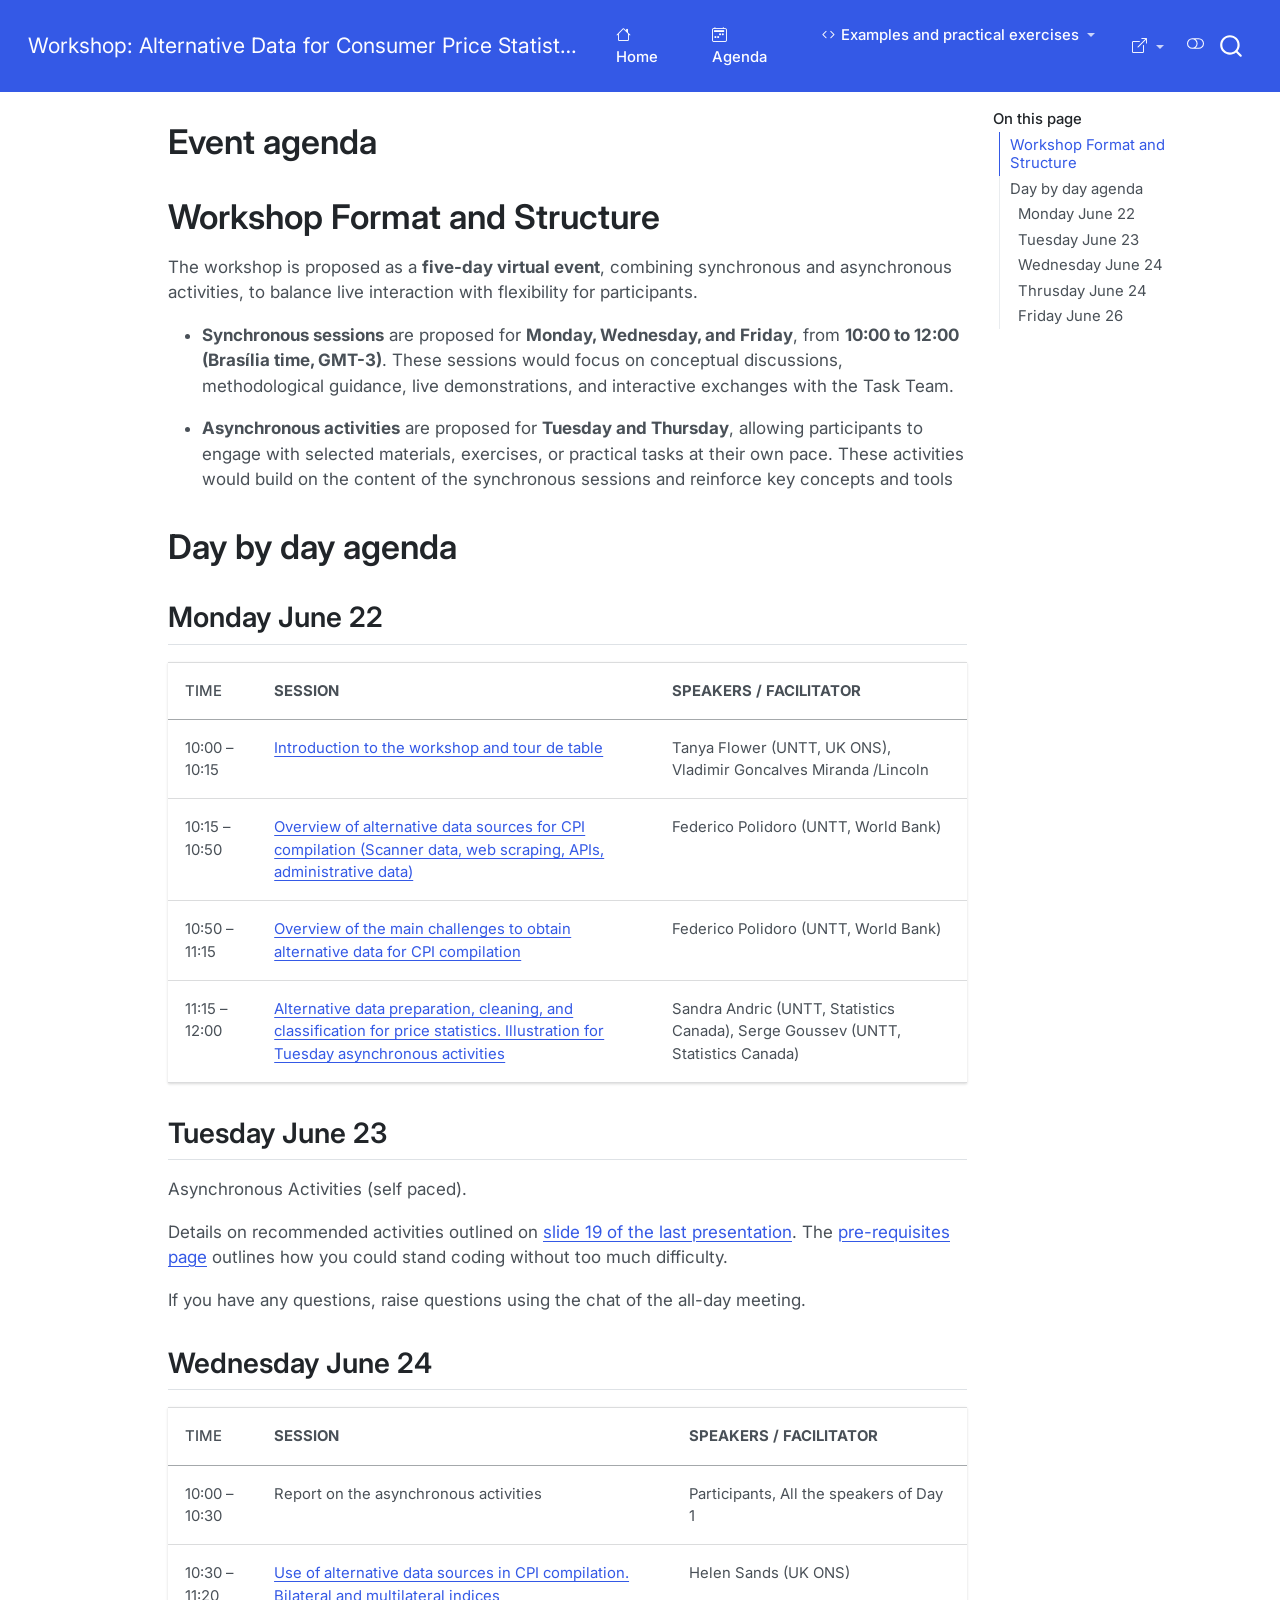
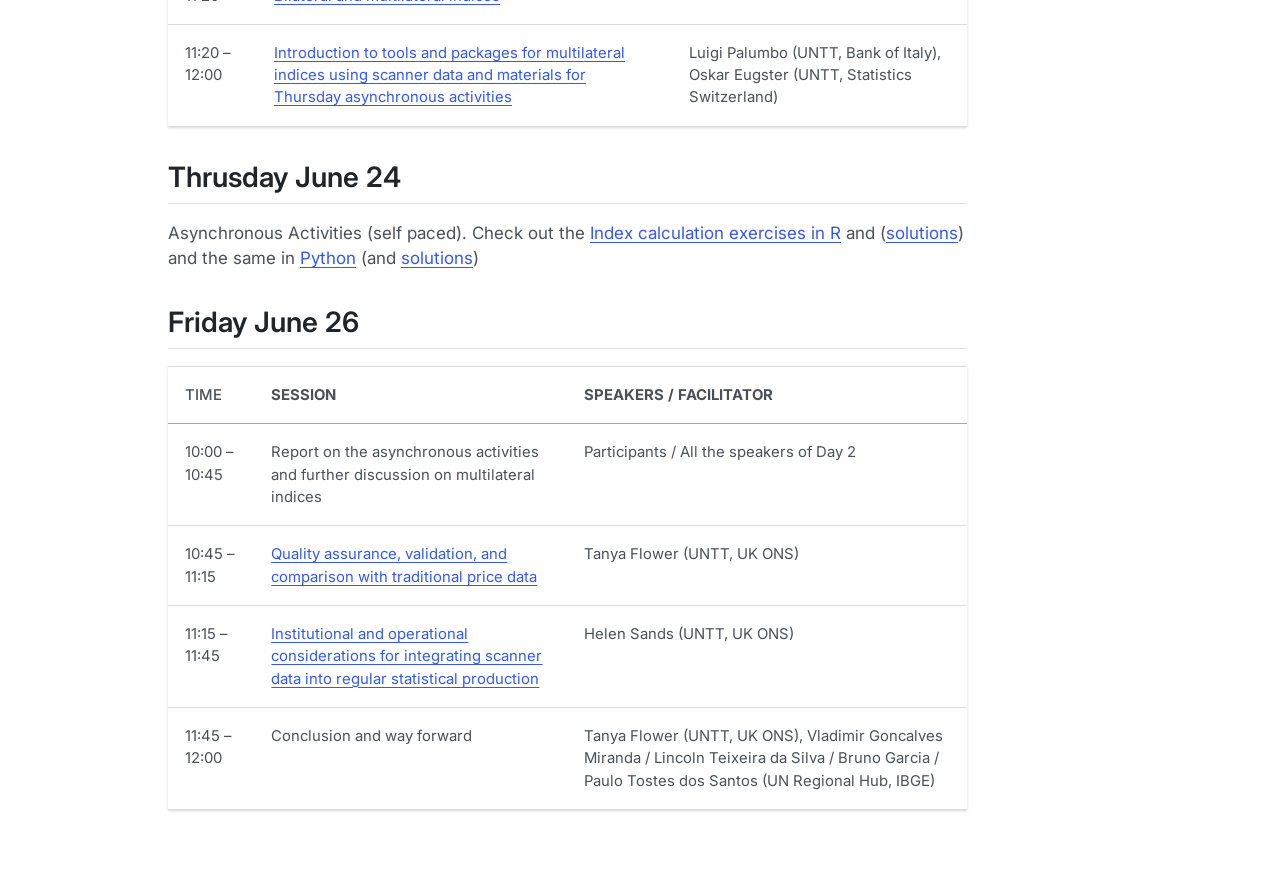
<file: content/agenda.html>
<!DOCTYPE html>
<html xmlns="http://www.w3.org/1999/xhtml" lang="en" xml:lang="en"><head>

<meta charset="utf-8">
<meta name="generator" content="quarto-1.9.38">

<meta name="viewport" content="width=device-width, initial-scale=1.0, user-scalable=yes">


<title>Event agenda – Brazil Workshop on the use of Alternative Data Sources for Consumer Price Statistics</title>
<style>
/* Default styles provided by pandoc.
** See https://pandoc.org/MANUAL.html#variables-for-html for config info.
*/
code{white-space: pre-wrap;}
span.smallcaps{font-variant: small-caps;}
div.columns{display: flex; gap: min(4vw, 1.5em);}
div.column{flex: auto; overflow-x: auto;}
div.hanging-indent{margin-left: 1.5em; text-indent: -1.5em;}
ul.task-list{list-style: none;}
ul.task-list li input[type="checkbox"] {
  width: 0.8em;
  margin: 0 0.8em 0.2em -1em; /* quarto-specific, see https://github.com/quarto-dev/quarto-cli/issues/4556 */ 
  vertical-align: middle;
}
</style>


<script src="../site_libs/quarto-nav/quarto-nav.js"></script>
<script src="../site_libs/quarto-nav/headroom.min.js"></script>
<script src="../site_libs/clipboard/clipboard.min.js"></script>
<script src="../site_libs/quarto-search/autocomplete.umd.js"></script>
<script src="../site_libs/quarto-search/fuse.min.js"></script>
<script src="../site_libs/quarto-search/quarto-search.js"></script>
<meta name="quarto:offset" content="../">
<link href="../content/images/logo.png" rel="icon" type="image/png">
<script src="../site_libs/quarto-html/quarto.js" type="module"></script>
<script src="../site_libs/quarto-html/tabsets/tabsets.js" type="module"></script>
<script src="../site_libs/quarto-html/popper.min.js"></script>
<script src="../site_libs/quarto-html/tippy.umd.min.js"></script>
<script src="../site_libs/quarto-html/anchor.min.js"></script>
<link href="../site_libs/quarto-html/tippy.css" rel="stylesheet">
<link href="../site_libs/quarto-html/quarto-syntax-highlighting-15634bcf2e68342d4ad2dfa704d543f6.css" rel="stylesheet" class="quarto-color-scheme" id="quarto-text-highlighting-styles">
<link href="../site_libs/quarto-html/quarto-syntax-highlighting-dark-0a6b7249c26820e032cb0bd839ff02b1.css" rel="stylesheet" class="quarto-color-scheme quarto-color-alternate" id="quarto-text-highlighting-styles">
<link href="../site_libs/quarto-html/quarto-syntax-highlighting-15634bcf2e68342d4ad2dfa704d543f6.css" rel="stylesheet" class="quarto-color-scheme-extra" id="quarto-text-highlighting-styles">
<script src="../site_libs/bootstrap/bootstrap.min.js"></script>
<link href="../site_libs/bootstrap/bootstrap-icons.css" rel="stylesheet">
<link href="../site_libs/bootstrap/bootstrap-6e0638500e9af3b80b177038922ca27c.min.css" rel="stylesheet" append-hash="true" class="quarto-color-scheme" id="quarto-bootstrap" data-mode="light">
<link href="../site_libs/bootstrap/bootstrap-dark-7b84171a97f60f0743251b36c2f6c380.min.css" rel="stylesheet" append-hash="true" class="quarto-color-scheme quarto-color-alternate" id="quarto-bootstrap" data-mode="dark">
<link href="../site_libs/bootstrap/bootstrap-6e0638500e9af3b80b177038922ca27c.min.css" rel="stylesheet" append-hash="true" class="quarto-color-scheme-extra" id="quarto-bootstrap" data-mode="light">
<script id="quarto-search-options" type="application/json">{
  "location": "navbar",
  "copy-button": false,
  "collapse-after": 3,
  "panel-placement": "end",
  "type": "overlay",
  "limit": 50,
  "keyboard-shortcut": [
    "f",
    "/",
    "s"
  ],
  "show-item-context": false,
  "language": {
    "search-no-results-text": "No results",
    "search-matching-documents-text": "matching documents",
    "search-copy-link-title": "Copy link to search",
    "search-hide-matches-text": "Hide additional matches",
    "search-more-match-text": "more match in this document",
    "search-more-matches-text": "more matches in this document",
    "search-clear-button-title": "Clear",
    "search-text-placeholder": "",
    "search-detached-cancel-button-title": "Cancel",
    "search-submit-button-title": "Submit",
    "search-label": "Search"
  }
}</script>


</head>

<body class="nav-fixed quarto-light"><script id="quarto-html-before-body" type="application/javascript">
    const toggleBodyColorMode = (bsSheetEl) => {
      const mode = bsSheetEl.getAttribute("data-mode");
      const bodyEl = window.document.querySelector("body");
      if (mode === "dark") {
        bodyEl.classList.add("quarto-dark");
        bodyEl.classList.remove("quarto-light");
      } else {
        bodyEl.classList.add("quarto-light");
        bodyEl.classList.remove("quarto-dark");
      }
    }
    const toggleBodyColorPrimary = () => {
      const bsSheetEl = window.document.querySelector("link#quarto-bootstrap:not([rel=disabled-stylesheet])");
      if (bsSheetEl) {
        toggleBodyColorMode(bsSheetEl);
      }
    }
    const setColorSchemeToggle = (alternate) => {
      const toggles = window.document.querySelectorAll('.quarto-color-scheme-toggle');
      for (let i=0; i < toggles.length; i++) {
        const toggle = toggles[i];
        if (toggle) {
          if (alternate) {
            toggle.classList.add("alternate");
          } else {
            toggle.classList.remove("alternate");
          }
        }
      }
    };
    const toggleColorMode = (alternate) => {
      // Switch the stylesheets
      const primaryStylesheets = window.document.querySelectorAll('link.quarto-color-scheme:not(.quarto-color-alternate)');
      const alternateStylesheets = window.document.querySelectorAll('link.quarto-color-scheme.quarto-color-alternate');
      manageTransitions('#quarto-margin-sidebar .nav-link', false);
      if (alternate) {
        // note: dark is layered on light, we don't disable primary!
        enableStylesheet(alternateStylesheets);
        for (const sheetNode of alternateStylesheets) {
          if (sheetNode.id === "quarto-bootstrap") {
            toggleBodyColorMode(sheetNode);
          }
        }
      } else {
        disableStylesheet(alternateStylesheets);
        enableStylesheet(primaryStylesheets)
        toggleBodyColorPrimary();
      }
      manageTransitions('#quarto-margin-sidebar .nav-link', true);
      // Switch the toggles
      setColorSchemeToggle(alternate)
      // Hack to workaround the fact that safari doesn't
      // properly recolor the scrollbar when toggling (#1455)
      if (navigator.userAgent.indexOf('Safari') > 0 && navigator.userAgent.indexOf('Chrome') == -1) {
        manageTransitions("body", false);
        window.scrollTo(0, 1);
        setTimeout(() => {
          window.scrollTo(0, 0);
          manageTransitions("body", true);
        }, 40);
      }
    }
    const disableStylesheet = (stylesheets) => {
      for (let i=0; i < stylesheets.length; i++) {
        const stylesheet = stylesheets[i];
        stylesheet.rel = 'disabled-stylesheet';
      }
    }
    const enableStylesheet = (stylesheets) => {
      for (let i=0; i < stylesheets.length; i++) {
        const stylesheet = stylesheets[i];
        if(stylesheet.rel !== 'stylesheet') { // for Chrome, which will still FOUC without this check
          stylesheet.rel = 'stylesheet';
        }
      }
    }
    const manageTransitions = (selector, allowTransitions) => {
      const els = window.document.querySelectorAll(selector);
      for (let i=0; i < els.length; i++) {
        const el = els[i];
        if (allowTransitions) {
          el.classList.remove('notransition');
        } else {
          el.classList.add('notransition');
        }
      }
    }
    const isFileUrl = () => {
      return window.location.protocol === 'file:';
    }
    const hasAlternateSentinel = () => {
      let styleSentinel = getColorSchemeSentinel();
      if (styleSentinel !== null) {
        return styleSentinel === "alternate";
      } else {
        return false;
      }
    }
    const setStyleSentinel = (alternate) => {
      const value = alternate ? "alternate" : "default";
      if (!isFileUrl()) {
        window.localStorage.setItem("quarto-color-scheme", value);
      } else {
        localAlternateSentinel = value;
      }
    }
    const getColorSchemeSentinel = () => {
      if (!isFileUrl()) {
        const storageValue = window.localStorage.getItem("quarto-color-scheme");
        return storageValue != null ? storageValue : localAlternateSentinel;
      } else {
        return localAlternateSentinel;
      }
    }
    const toggleGiscusIfUsed = (isAlternate, darkModeDefault) => {
      const baseTheme = document.querySelector('#giscus-base-theme')?.value ?? 'light';
      const alternateTheme = document.querySelector('#giscus-alt-theme')?.value ?? 'dark';
      let newTheme = '';
      if(authorPrefersDark) {
        newTheme = isAlternate ? baseTheme : alternateTheme;
      } else {
        newTheme = isAlternate ? alternateTheme : baseTheme;
      }
      const changeGiscusTheme = () => {
        // From: https://github.com/giscus/giscus/issues/336
        const sendMessage = (message) => {
          const iframe = document.querySelector('iframe.giscus-frame');
          if (!iframe) return;
          iframe.contentWindow.postMessage({ giscus: message }, 'https://giscus.app');
        }
        sendMessage({
          setConfig: {
            theme: newTheme
          }
        });
      }
      const isGiscussLoaded = window.document.querySelector('iframe.giscus-frame') !== null;
      if (isGiscussLoaded) {
        changeGiscusTheme();
      }
    };
    const authorPrefersDark = false;
    const darkModeDefault = authorPrefersDark;
      document.querySelector('link#quarto-text-highlighting-styles.quarto-color-scheme-extra').rel = 'disabled-stylesheet';
      document.querySelector('link#quarto-bootstrap.quarto-color-scheme-extra').rel = 'disabled-stylesheet';
    let localAlternateSentinel = darkModeDefault ? 'alternate' : 'default';
    // Dark / light mode switch
    window.quartoToggleColorScheme = () => {
      // Read the current dark / light value
      let toAlternate = !hasAlternateSentinel();
      toggleColorMode(toAlternate);
      setStyleSentinel(toAlternate);
      toggleGiscusIfUsed(toAlternate, darkModeDefault);
      window.dispatchEvent(new Event('resize'));
    };
    // Switch to dark mode if need be
    if (hasAlternateSentinel()) {
      toggleColorMode(true);
    } else {
      toggleColorMode(false);
    }
  </script>

<div id="quarto-search-results"></div>
  <header id="quarto-header" class="headroom fixed-top">
    <nav class="navbar navbar-expand-lg " data-bs-theme="dark">
      <div class="navbar-container container-fluid">
      <div class="navbar-brand-container mx-auto">
    <a class="navbar-brand" href="../index.html">
    <span class="navbar-title">Workshop: Alternative Data for Consumer Price Statistics</span>
    </a>
  </div>
            <div id="quarto-search" class="" title="Search"></div>
          <button class="navbar-toggler" type="button" data-bs-toggle="collapse" data-bs-target="#navbarCollapse" aria-controls="navbarCollapse" role="menu" aria-expanded="false" aria-label="Toggle navigation" onclick="if (window.quartoToggleHeadroom) { window.quartoToggleHeadroom(); }">
  <span class="navbar-toggler-icon"></span>
</button>
          <div class="collapse navbar-collapse" id="navbarCollapse">
            <ul class="navbar-nav navbar-nav-scroll me-auto">
  <li class="nav-item">
    <a class="nav-link" href="../index.html"> <i class="bi bi-house" role="img">
</i> 
<span class="menu-text">Home</span></a>
  </li>  
  <li class="nav-item">
    <a class="nav-link active" href="../content/agenda.html" aria-current="page"> <i class="bi bi-calendar2-week" role="img">
</i> 
<span class="menu-text">Agenda</span></a>
  </li>  
  <li class="nav-item dropdown ">
    <a class="nav-link dropdown-toggle" href="#" id="nav-menu-examples-and-practical-exercises" role="link" data-bs-toggle="dropdown" aria-expanded="false">
      <i class="bi bi-code" role="img">
</i> 
 <span class="menu-text">Examples and practical exercises</span>
    </a>
    <ul class="dropdown-menu" aria-labelledby="nav-menu-examples-and-practical-exercises">    
        <li>
    <a class="dropdown-item" href="../notebooks/data-prep-cleaning-classification.html">
 <span class="dropdown-text">Data preparation, cleaning, and classification</span></a>
  </li>  
        <li>
    <a class="dropdown-item" href="../notebooks/index_calculation_Python.html">
 <span class="dropdown-text">Index Calculation in Python</span></a>
  </li>  
        <li>
    <a class="dropdown-item" href="../notebooks/Index_Calculation_in_R.html">
 <span class="dropdown-text">Index Calculation in R</span></a>
  </li>  
        <li><hr class="dropdown-divider"></li>
        <li>
    <a class="dropdown-item" href="../content/multilateral_examples.html">
 <span class="dropdown-text">Tools and packages for price indices</span></a>
  </li>  
        <li><hr class="dropdown-divider"></li>
        <li>
    <a class="dropdown-item" href="../content/pre-reqs.html">
 <span class="dropdown-text">Pre-requisites for synchronous and asynchronous coding activities</span></a>
  </li>  
        <li>
    <a class="dropdown-item" href="../notebooks/Index_Calculation_Exercises_in_R.html">
 <span class="dropdown-text">Index Calculation exercices in R</span></a>
  </li>  
        <li>
    <a class="dropdown-item" href="../notebooks/Index_Calculation_Exercises_Solutions_in_R.html">
 <span class="dropdown-text">Index Calculation exercises and solutions in R</span></a>
  </li>  
        <li>
    <a class="dropdown-item" href="../notebooks/index_calculation_exercises_Python.html">
 <span class="dropdown-text">Index Calculation exercises in Python</span></a>
  </li>  
        <li>
    <a class="dropdown-item" href="../notebooks/index_calculation_exercises_solutions_Python.html">
 <span class="dropdown-text">Index Calculation exercises with solutions in Python</span></a>
  </li>  
    </ul>
  </li>
</ul>
            <ul class="navbar-nav navbar-nav-scroll ms-auto">
  <li class="nav-item dropdown ">
    <a class="nav-link dropdown-toggle" href="#" id="nav-menu-bi-box-arrow-up-right" role="link" data-bs-toggle="dropdown" aria-expanded="false">
      <i class="bi bi-box-arrow-up-right" role="img">
</i> 
 <span class="menu-text"></span>
    </a>
    <ul class="dropdown-menu dropdown-menu-end" aria-labelledby="nav-menu-bi-box-arrow-up-right">    
        <li>
    <a class="dropdown-item" href="https://unstats.un.org/bigdata/task-teams/scanner/index.cshtml">
 <span class="dropdown-text">Read about the UN Task Team for Scanner Data</span></a>
  </li>  
        <li>
    <a class="dropdown-item" href="https://unstats.un.org/wiki/display/GWGSD/Handbook+on+utilising+new+data+sources+in+the+production+of+consumer+price+statistics">
 <span class="dropdown-text">Read the UN Task Team e-handbook on Utilising Alternative Data Sources</span></a>
  </li>  
        <li>
    <a class="dropdown-item" href="https://www.imf.org/en/data/statistics/cpi-manual">
 <span class="dropdown-text">Check out the 2020 CPI Manual and related resources on the IMF’s website</span></a>
  </li>  
        <li>
    <a class="dropdown-item" href="https://un-task-team-for-scanner-data.github.io/price-stats-data-catalogue/">
 <span class="dropdown-text">Checkout the Price Statistics Open Data Catalogue</span></a>
  </li>  
        <li>
    <a class="dropdown-item" href="https://un-task-team-for-scanner-data.github.io/reproducibility-project/docs/">
 <span class="dropdown-text">See guidance on making your Price Statistics research reproducible</span></a>
  </li>  
    </ul>
  </li>
</ul>
          </div> <!-- /navcollapse -->
            <div class="quarto-navbar-tools">
  <a href="" class="quarto-color-scheme-toggle quarto-navigation-tool  px-1" onclick="window.quartoToggleColorScheme(); return false;" title="Toggle dark mode"><i class="bi"></i></a>
</div>
      </div> <!-- /container-fluid -->
    </nav>
</header>
<!-- content -->
<div id="quarto-content" class="quarto-container page-columns page-rows-contents page-layout-article page-navbar">
<!-- sidebar -->
<!-- margin-sidebar -->
    <div id="quarto-margin-sidebar" class="sidebar margin-sidebar">
        <nav id="TOC" role="doc-toc" class="toc-active" data-toc-expanded="2">
    <h2 id="toc-title">On this page</h2>
   
  <ul>
  <li><a href="#workshop-format-and-structure" id="toc-workshop-format-and-structure" class="nav-link active" data-scroll-target="#workshop-format-and-structure">Workshop Format and Structure</a></li>
  <li><a href="#day-by-day-agenda" id="toc-day-by-day-agenda" class="nav-link" data-scroll-target="#day-by-day-agenda">Day by day agenda</a>
  <ul class="collapse">
  <li><a href="#monday-june-22" id="toc-monday-june-22" class="nav-link" data-scroll-target="#monday-june-22">Monday June 22</a></li>
  <li><a href="#tuesday-june-23" id="toc-tuesday-june-23" class="nav-link" data-scroll-target="#tuesday-june-23">Tuesday June 23</a></li>
  <li><a href="#wednesday-june-24" id="toc-wednesday-june-24" class="nav-link" data-scroll-target="#wednesday-june-24">Wednesday June 24</a></li>
  <li><a href="#thrusday-june-24" id="toc-thrusday-june-24" class="nav-link" data-scroll-target="#thrusday-june-24">Thrusday June 24</a></li>
  <li><a href="#friday-june-26" id="toc-friday-june-26" class="nav-link" data-scroll-target="#friday-june-26">Friday June 26</a></li>
  </ul></li>
  </ul>
</nav>
    </div>
<!-- main -->
<main class="content" id="quarto-document-content">


<header id="title-block-header" class="quarto-title-block default">
<div class="quarto-title">
<h1 class="title">Event agenda</h1>
</div>



<div class="quarto-title-meta">

    
  
    
  </div>
  


</header>


<section id="workshop-format-and-structure" class="level1">
<h1>Workshop Format and Structure</h1>
<p>The workshop is proposed as a <strong>five-day virtual event</strong>, combining synchronous and asynchronous activities, to balance live interaction with flexibility for participants.</p>
<ul>
<li><p><strong>Synchronous sessions</strong> are proposed for <strong>Monday, Wednesday, and Friday</strong>, from <strong>10:00 to 12:00 (Brasília time, GMT-3)</strong>. These sessions would focus on conceptual discussions, methodological guidance, live demonstrations, and interactive exchanges with the Task Team.</p></li>
<li><p><strong>Asynchronous activities</strong> are proposed for <strong>Tuesday and Thursday</strong>, allowing participants to engage with selected materials, exercises, or practical tasks at their own pace. These activities would build on the content of the synchronous sessions and reinforce key concepts and tools</p></li>
</ul>
</section>
<section id="day-by-day-agenda" class="level1">
<h1>Day by day agenda</h1>
<section id="monday-june-22" class="level2">
<h2 class="anchored" data-anchor-id="monday-june-22">Monday June 22</h2>
<table class="caption-top table">
<thead>
<tr class="header">
<th>Time</th>
<th><strong>Session</strong></th>
<th><strong>Speakers / Facilitator</strong></th>
</tr>
</thead>
<tbody>
<tr class="odd">
<td>10:00 – 10:15</td>
<td><a href="../content/presentations/0-Workshop-intro.pdf">Introduction to the workshop and tour de table</a></td>
<td>Tanya Flower (UNTT, UK ONS), Vladimir Goncalves Miranda /Lincoln</td>
</tr>
<tr class="even">
<td>10:15 – 10:50</td>
<td><a href="../content/presentations/1-Introduction-to-ADS_general.pdf">Overview of alternative data sources for CPI compilation (Scanner data, web scraping, APIs, administrative data)</a></td>
<td>Federico Polidoro (UNTT, World Bank)</td>
</tr>
<tr class="odd">
<td>10:50 – 11:15</td>
<td><a href="../content/presentations/2-Introduction-to-ADS-data-acquisition_general.pdf">Overview of the main challenges to obtain alternative data for CPI compilation</a></td>
<td>Federico Polidoro (UNTT, World Bank)</td>
</tr>
<tr class="even">
<td>11:15 – 12:00</td>
<td><a href="../content/presentations/3-Data-Preparation-and-Classification.pdf">Alternative data preparation, cleaning, and classification for price statistics. Illustration for Tuesday asynchronous activities</a></td>
<td>Sandra Andric (UNTT, Statistics Canada), Serge Goussev (UNTT, Statistics Canada)</td>
</tr>
</tbody>
</table>
</section>
<section id="tuesday-june-23" class="level2">
<h2 class="anchored" data-anchor-id="tuesday-june-23">Tuesday June 23</h2>
<p>Asynchronous Activities (self paced).</p>
<p>Details on recommended activities outlined on <a href="../content/presentations/3-Data-Preparation-and-Classification.pdf">slide 19 of the last presentation</a>. The <a href="../content/pre-reqs.html">pre-requisites page</a> outlines how you could stand coding without too much difficulty.</p>
<p>If you have any questions, raise questions using the chat of the all-day meeting.</p>
</section>
<section id="wednesday-june-24" class="level2">
<h2 class="anchored" data-anchor-id="wednesday-june-24">Wednesday June 24</h2>
<table class="caption-top table">
<thead>
<tr class="header">
<th>Time</th>
<th><strong>Session</strong></th>
<th><strong>Speakers / Facilitator</strong></th>
</tr>
</thead>
<tbody>
<tr class="odd">
<td>10:00 – 10:30</td>
<td>Report on the asynchronous activities</td>
<td>Participants, All the speakers of Day 1</td>
</tr>
<tr class="even">
<td>10:30 – 11:20</td>
<td><a href="../content/presentations/4-Use-of-alternative-data-sources-in-CPI-compilation-Bilateral-and-multilateral-indices.pdf">Use of alternative data sources in CPI compilation. Bilateral and multilateral indices</a></td>
<td>Helen Sands (UK ONS)</td>
</tr>
<tr class="odd">
<td>11:20 – 12:00</td>
<td><a href="../content/presentations/5-Multilateral_indices_calculation.pdf">Introduction to tools and packages for multilateral indices using scanner data and materials for Thursday asynchronous activities</a></td>
<td>Luigi Palumbo (UNTT, Bank of Italy), Oskar Eugster (UNTT, Statistics Switzerland)</td>
</tr>
</tbody>
</table>
</section>
<section id="thrusday-june-24" class="level2">
<h2 class="anchored" data-anchor-id="thrusday-june-24">Thrusday June 24</h2>
<p>Asynchronous Activities (self paced). Check out the <a href="../notebooks/Index_Calculation_Exercises_in_R.html">Index calculation exercises in R</a> and (<a href="../notebooks/Index_Calculation_Exercises_Solutions_in_R.html">solutions</a>) and the same in <a href="../notebooks/index_calculation_exercises_Python.html">Python</a> (and <a href="../notebooks/index_calculation_exercises_solutions_Python.html">solutions</a>)</p>
</section>
<section id="friday-june-26" class="level2">
<h2 class="anchored" data-anchor-id="friday-june-26">Friday June 26</h2>
<table class="caption-top table">
<thead>
<tr class="header">
<th>Time</th>
<th><strong>Session</strong></th>
<th><strong>Speakers / Facilitator</strong></th>
</tr>
</thead>
<tbody>
<tr class="odd">
<td>10:00 – 10:45</td>
<td>Report on the asynchronous activities and further discussion on multilateral indices</td>
<td>Participants / All the speakers of Day 2</td>
</tr>
<tr class="even">
<td>10:45 – 11:15</td>
<td><a href="../content/presentations/6-Quality-of-ADS.pdf">Quality assurance, validation, and comparison with traditional price data</a></td>
<td>Tanya Flower (UNTT, UK ONS)</td>
</tr>
<tr class="odd">
<td>11:15 – 11:45</td>
<td><a href="../content/presentations/7-Institutional-and-operational-considerations-for-integrating-scanner-data-into-regular-statistical-production.pdf">Institutional and operational considerations for integrating scanner data into regular statistical production</a></td>
<td>Helen Sands (UNTT, UK ONS)</td>
</tr>
<tr class="even">
<td>11:45 – 12:00</td>
<td>Conclusion and way forward</td>
<td>Tanya Flower (UNTT, UK ONS), Vladimir Goncalves Miranda / Lincoln Teixeira da Silva / Bruno Garcia / Paulo Tostes dos Santos (UN Regional Hub, IBGE)</td>
</tr>
</tbody>
</table>


</section>
</section>

<a onclick="window.scrollTo(0, 0); return false;" role="button" id="quarto-back-to-top"><i class="bi bi-arrow-up"></i> Back to top</a></main> <!-- /main -->
<script id="quarto-html-after-body" type="application/javascript">
  window.document.addEventListener("DOMContentLoaded", function (event) {
    // Ensure there is a toggle, if there isn't float one in the top right
    if (window.document.querySelector('.quarto-color-scheme-toggle') === null) {
      const a = window.document.createElement('a');
      a.classList.add('top-right');
      a.classList.add('quarto-color-scheme-toggle');
      a.href = "";
      a.onclick = function() { try { window.quartoToggleColorScheme(); } catch {} return false; };
      const i = window.document.createElement("i");
      i.classList.add('bi');
      a.appendChild(i);
      window.document.body.appendChild(a);
    }
    setColorSchemeToggle(hasAlternateSentinel())
    const icon = "";
    const anchorJS = new window.AnchorJS();
    anchorJS.options = {
      placement: 'right',
      icon: icon
    };
    anchorJS.add('.anchored');
    const isCodeAnnotation = (el) => {
      for (const clz of el.classList) {
        if (clz.startsWith('code-annotation-')) {                     
          return true;
        }
      }
      return false;
    }
    const onCopySuccess = function(e) {
      // button target
      const button = e.trigger;
      // don't keep focus
      button.blur();
      // flash "checked"
      button.classList.add('code-copy-button-checked');
      var currentTitle = button.getAttribute("title");
      button.setAttribute("title", "Copied!");
      let tooltip;
      if (window.bootstrap) {
        button.setAttribute("data-bs-toggle", "tooltip");
        button.setAttribute("data-bs-placement", "left");
        button.setAttribute("data-bs-title", "Copied!");
        tooltip = new bootstrap.Tooltip(button, 
          { trigger: "manual", 
            customClass: "code-copy-button-tooltip",
            offset: [0, -8]});
        tooltip.show();    
      }
      setTimeout(function() {
        if (tooltip) {
          tooltip.hide();
          button.removeAttribute("data-bs-title");
          button.removeAttribute("data-bs-toggle");
          button.removeAttribute("data-bs-placement");
        }
        button.setAttribute("title", currentTitle);
        button.classList.remove('code-copy-button-checked');
      }, 1000);
      // clear code selection
      e.clearSelection();
    }
    const getTextToCopy = function(trigger) {
      const outerScaffold = trigger.parentElement.cloneNode(true);
      const codeEl = outerScaffold.querySelector('code');
      for (const childEl of codeEl.children) {
        if (isCodeAnnotation(childEl)) {
          childEl.remove();
        }
      }
      return codeEl.innerText;
    }
    const clipboard = new window.ClipboardJS('.code-copy-button:not([data-in-quarto-modal])', {
      text: getTextToCopy
    });
    clipboard.on('success', onCopySuccess);
    if (window.document.getElementById('quarto-embedded-source-code-modal')) {
      const clipboardModal = new window.ClipboardJS('.code-copy-button[data-in-quarto-modal]', {
        text: getTextToCopy,
        container: window.document.getElementById('quarto-embedded-source-code-modal')
      });
      clipboardModal.on('success', onCopySuccess);
    }
      var localhostRegex = new RegExp(/^(?:http|https):\/\/localhost\:?[0-9]*\//);
      var mailtoRegex = new RegExp(/^mailto:/);
        var filterRegex = new RegExp("https:\/\/UN-Task-Team-for-Scanner-Data\.github\.io\/brazil-workshop-on-use-of-ads\/");
      var isInternal = (href) => {
          return filterRegex.test(href) || localhostRegex.test(href) || mailtoRegex.test(href);
      }
      // Inspect non-navigation links and adorn them if external
     var links = window.document.querySelectorAll('a[href]:not(.nav-link):not(.navbar-brand):not(.toc-action):not(.sidebar-link):not(.sidebar-item-toggle):not(.pagination-link):not(.no-external):not([aria-hidden]):not(.dropdown-item):not(.quarto-navigation-tool):not(.about-link)');
      for (var i=0; i<links.length; i++) {
        const link = links[i];
        if (!isInternal(link.href)) {
          // undo the damage that might have been done by quarto-nav.js in the case of
          // links that we want to consider external
          if (link.dataset.originalHref !== undefined) {
            link.href = link.dataset.originalHref;
          }
        }
      }
    function tippyHover(el, contentFn, onTriggerFn, onUntriggerFn) {
      const config = {
        allowHTML: true,
        maxWidth: 500,
        delay: 100,
        arrow: false,
        appendTo: function(el) {
            return el.parentElement;
        },
        interactive: true,
        interactiveBorder: 10,
        theme: 'quarto',
        placement: 'bottom-start',
      };
      if (contentFn) {
        config.content = contentFn;
      }
      if (onTriggerFn) {
        config.onTrigger = onTriggerFn;
      }
      if (onUntriggerFn) {
        config.onUntrigger = onUntriggerFn;
      }
      window.tippy(el, config); 
    }
    const noterefs = window.document.querySelectorAll('a[role="doc-noteref"]');
    for (var i=0; i<noterefs.length; i++) {
      const ref = noterefs[i];
      tippyHover(ref, function() {
        // use id or data attribute instead here
        let href = ref.getAttribute('data-footnote-href') || ref.getAttribute('href');
        try { href = new URL(href).hash; } catch {}
        const id = href.replace(/^#\/?/, "");
        const note = window.document.getElementById(id);
        if (note) {
          return note.innerHTML;
        } else {
          return "";
        }
      });
    }
    const xrefs = window.document.querySelectorAll('a.quarto-xref');
    const processXRef = (id, note) => {
      // Strip column container classes
      const stripColumnClz = (el) => {
        el.classList.remove("page-full", "page-columns");
        if (el.children) {
          for (const child of el.children) {
            stripColumnClz(child);
          }
        }
      }
      stripColumnClz(note)
      if (id === null || id.startsWith('sec-')) {
        // Special case sections, only their first couple elements
        const container = document.createElement("div");
        if (note.children && note.children.length > 2) {
          container.appendChild(note.children[0].cloneNode(true));
          for (let i = 1; i < note.children.length; i++) {
            const child = note.children[i];
            if (child.tagName === "P" && child.innerText === "") {
              continue;
            } else {
              container.appendChild(child.cloneNode(true));
              break;
            }
          }
          if (window.Quarto?.typesetMath) {
            window.Quarto.typesetMath(container);
          }
          return container.innerHTML
        } else {
          if (window.Quarto?.typesetMath) {
            window.Quarto.typesetMath(note);
          }
          return note.innerHTML;
        }
      } else {
        // Remove any anchor links if they are present
        const anchorLink = note.querySelector('a.anchorjs-link');
        if (anchorLink) {
          anchorLink.remove();
        }
        if (window.Quarto?.typesetMath) {
          window.Quarto.typesetMath(note);
        }
        if (note.classList.contains("callout")) {
          return note.outerHTML;
        } else {
          return note.innerHTML;
        }
      }
    }
    for (var i=0; i<xrefs.length; i++) {
      const xref = xrefs[i];
      tippyHover(xref, undefined, function(instance) {
        instance.disable();
        let url = xref.getAttribute('href');
        let hash = undefined; 
        if (url.startsWith('#')) {
          hash = url;
        } else {
          try { hash = new URL(url).hash; } catch {}
        }
        if (hash) {
          const id = hash.replace(/^#\/?/, "");
          const note = window.document.getElementById(id);
          if (note !== null) {
            try {
              const html = processXRef(id, note.cloneNode(true));
              instance.setContent(html);
            } finally {
              instance.enable();
              instance.show();
            }
          } else {
            // See if we can fetch this
            fetch(url.split('#')[0])
            .then(res => res.text())
            .then(html => {
              const parser = new DOMParser();
              const htmlDoc = parser.parseFromString(html, "text/html");
              const note = htmlDoc.getElementById(id);
              if (note !== null) {
                const html = processXRef(id, note);
                instance.setContent(html);
              } 
            }).finally(() => {
              instance.enable();
              instance.show();
            });
          }
        } else {
          // See if we can fetch a full url (with no hash to target)
          // This is a special case and we should probably do some content thinning / targeting
          fetch(url)
          .then(res => res.text())
          .then(html => {
            const parser = new DOMParser();
            const htmlDoc = parser.parseFromString(html, "text/html");
            const note = htmlDoc.querySelector('main.content');
            if (note !== null) {
              // This should only happen for chapter cross references
              // (since there is no id in the URL)
              // remove the first header
              if (note.children.length > 0 && note.children[0].tagName === "HEADER") {
                note.children[0].remove();
              }
              const html = processXRef(null, note);
              instance.setContent(html);
            } 
          }).finally(() => {
            instance.enable();
            instance.show();
          });
        }
      }, function(instance) {
      });
    }
        let selectedAnnoteEl;
        const selectorForAnnotation = ( cell, annotation) => {
          let cellAttr = 'data-code-cell="' + cell + '"';
          let lineAttr = 'data-code-annotation="' +  annotation + '"';
          const selector = 'span[' + cellAttr + '][' + lineAttr + ']';
          return selector;
        }
        const selectCodeLines = (annoteEl) => {
          const doc = window.document;
          const targetCell = annoteEl.getAttribute("data-target-cell");
          const targetAnnotation = annoteEl.getAttribute("data-target-annotation");
          const annoteSpan = window.document.querySelector(selectorForAnnotation(targetCell, targetAnnotation));
          const lines = annoteSpan.getAttribute("data-code-lines").split(",");
          const lineIds = lines.map((line) => {
            return targetCell + "-" + line;
          })
          let top = null;
          let height = null;
          let parent = null;
          if (lineIds.length > 0) {
              //compute the position of the single el (top and bottom and make a div)
              const el = window.document.getElementById(lineIds[0]);
              top = el.offsetTop;
              height = el.offsetHeight;
              parent = el.parentElement.parentElement;
            if (lineIds.length > 1) {
              const lastEl = window.document.getElementById(lineIds[lineIds.length - 1]);
              const bottom = lastEl.offsetTop + lastEl.offsetHeight;
              height = bottom - top;
            }
            if (top !== null && height !== null && parent !== null) {
              // cook up a div (if necessary) and position it 
              let div = window.document.getElementById("code-annotation-line-highlight");
              if (div === null) {
                div = window.document.createElement("div");
                div.setAttribute("id", "code-annotation-line-highlight");
                div.style.position = 'absolute';
                parent.appendChild(div);
              }
              div.style.top = top - 2 + "px";
              div.style.height = height + 4 + "px";
              div.style.left = 0;
              let gutterDiv = window.document.getElementById("code-annotation-line-highlight-gutter");
              if (gutterDiv === null) {
                gutterDiv = window.document.createElement("div");
                gutterDiv.setAttribute("id", "code-annotation-line-highlight-gutter");
                gutterDiv.style.position = 'absolute';
                const codeCell = window.document.getElementById(targetCell);
                const gutter = codeCell.querySelector('.code-annotation-gutter');
                gutter.appendChild(gutterDiv);
              }
              gutterDiv.style.top = top - 2 + "px";
              gutterDiv.style.height = height + 4 + "px";
            }
            selectedAnnoteEl = annoteEl;
          }
        };
        const unselectCodeLines = () => {
          const elementsIds = ["code-annotation-line-highlight", "code-annotation-line-highlight-gutter"];
          elementsIds.forEach((elId) => {
            const div = window.document.getElementById(elId);
            if (div) {
              div.remove();
            }
          });
          selectedAnnoteEl = undefined;
        };
          // Handle positioning of the toggle
      window.addEventListener(
        "resize",
        throttle(() => {
          elRect = undefined;
          if (selectedAnnoteEl) {
            selectCodeLines(selectedAnnoteEl);
          }
        }, 10)
      );
      function throttle(fn, ms) {
      let throttle = false;
      let timer;
        return (...args) => {
          if(!throttle) { // first call gets through
              fn.apply(this, args);
              throttle = true;
          } else { // all the others get throttled
              if(timer) clearTimeout(timer); // cancel #2
              timer = setTimeout(() => {
                fn.apply(this, args);
                timer = throttle = false;
              }, ms);
          }
        };
      }
        // Attach click handler to the DT
        const annoteDls = window.document.querySelectorAll('dt[data-target-cell]');
        for (const annoteDlNode of annoteDls) {
          annoteDlNode.addEventListener('click', (event) => {
            const clickedEl = event.target;
            if (clickedEl !== selectedAnnoteEl) {
              unselectCodeLines();
              const activeEl = window.document.querySelector('dt[data-target-cell].code-annotation-active');
              if (activeEl) {
                activeEl.classList.remove('code-annotation-active');
              }
              selectCodeLines(clickedEl);
              clickedEl.classList.add('code-annotation-active');
            } else {
              // Unselect the line
              unselectCodeLines();
              clickedEl.classList.remove('code-annotation-active');
            }
          });
        }
    const findCites = (el) => {
      const parentEl = el.parentElement;
      if (parentEl) {
        const cites = parentEl.dataset.cites;
        if (cites) {
          return {
            el,
            cites: cites.split(' ')
          };
        } else {
          return findCites(el.parentElement)
        }
      } else {
        return undefined;
      }
    };
    var bibliorefs = window.document.querySelectorAll('a[role="doc-biblioref"]');
    for (var i=0; i<bibliorefs.length; i++) {
      const ref = bibliorefs[i];
      const citeInfo = findCites(ref);
      if (citeInfo) {
        tippyHover(citeInfo.el, function() {
          var popup = window.document.createElement('div');
          citeInfo.cites.forEach(function(cite) {
            var citeDiv = window.document.createElement('div');
            citeDiv.classList.add('hanging-indent');
            citeDiv.classList.add('csl-entry');
            var biblioDiv = window.document.getElementById('ref-' + cite);
            if (biblioDiv) {
              citeDiv.innerHTML = biblioDiv.innerHTML;
            }
            popup.appendChild(citeDiv);
          });
          return popup.innerHTML;
        });
      }
    }
  });
  </script>
</div> <!-- /content -->




</body></html>
</file>
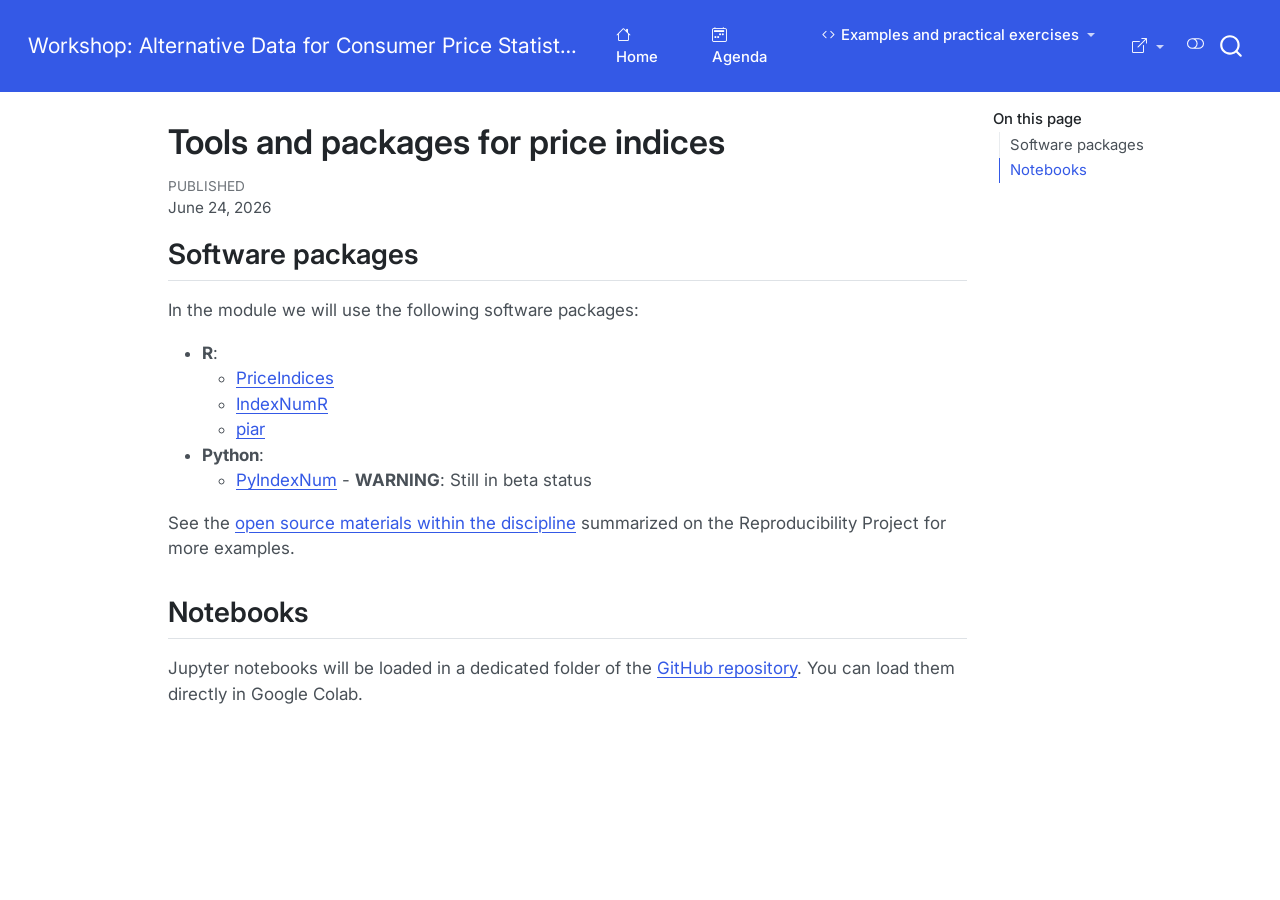
<file: content/multilateral_examples.html>
<!DOCTYPE html>
<html xmlns="http://www.w3.org/1999/xhtml" lang="en" xml:lang="en"><head>

<meta charset="utf-8">
<meta name="generator" content="quarto-1.9.38">

<meta name="viewport" content="width=device-width, initial-scale=1.0, user-scalable=yes">

<meta name="dcterms.date" content="2026-06-24">

<title>Tools and packages for price indices – Brazil Workshop on the use of Alternative Data Sources for Consumer Price Statistics</title>
<style>
/* Default styles provided by pandoc.
** See https://pandoc.org/MANUAL.html#variables-for-html for config info.
*/
code{white-space: pre-wrap;}
span.smallcaps{font-variant: small-caps;}
div.columns{display: flex; gap: min(4vw, 1.5em);}
div.column{flex: auto; overflow-x: auto;}
div.hanging-indent{margin-left: 1.5em; text-indent: -1.5em;}
ul.task-list{list-style: none;}
ul.task-list li input[type="checkbox"] {
  width: 0.8em;
  margin: 0 0.8em 0.2em -1em; /* quarto-specific, see https://github.com/quarto-dev/quarto-cli/issues/4556 */ 
  vertical-align: middle;
}
</style>


<script src="../site_libs/quarto-nav/quarto-nav.js"></script>
<script src="../site_libs/quarto-nav/headroom.min.js"></script>
<script src="../site_libs/clipboard/clipboard.min.js"></script>
<script src="../site_libs/quarto-search/autocomplete.umd.js"></script>
<script src="../site_libs/quarto-search/fuse.min.js"></script>
<script src="../site_libs/quarto-search/quarto-search.js"></script>
<meta name="quarto:offset" content="../">
<link href="../content/images/logo.png" rel="icon" type="image/png">
<script src="../site_libs/quarto-html/quarto.js" type="module"></script>
<script src="../site_libs/quarto-html/tabsets/tabsets.js" type="module"></script>
<script src="../site_libs/quarto-html/popper.min.js"></script>
<script src="../site_libs/quarto-html/tippy.umd.min.js"></script>
<script src="../site_libs/quarto-html/anchor.min.js"></script>
<link href="../site_libs/quarto-html/tippy.css" rel="stylesheet">
<link href="../site_libs/quarto-html/quarto-syntax-highlighting-15634bcf2e68342d4ad2dfa704d543f6.css" rel="stylesheet" class="quarto-color-scheme" id="quarto-text-highlighting-styles">
<link href="../site_libs/quarto-html/quarto-syntax-highlighting-dark-0a6b7249c26820e032cb0bd839ff02b1.css" rel="stylesheet" class="quarto-color-scheme quarto-color-alternate" id="quarto-text-highlighting-styles">
<link href="../site_libs/quarto-html/quarto-syntax-highlighting-15634bcf2e68342d4ad2dfa704d543f6.css" rel="stylesheet" class="quarto-color-scheme-extra" id="quarto-text-highlighting-styles">
<script src="../site_libs/bootstrap/bootstrap.min.js"></script>
<link href="../site_libs/bootstrap/bootstrap-icons.css" rel="stylesheet">
<link href="../site_libs/bootstrap/bootstrap-6e0638500e9af3b80b177038922ca27c.min.css" rel="stylesheet" append-hash="true" class="quarto-color-scheme" id="quarto-bootstrap" data-mode="light">
<link href="../site_libs/bootstrap/bootstrap-dark-7b84171a97f60f0743251b36c2f6c380.min.css" rel="stylesheet" append-hash="true" class="quarto-color-scheme quarto-color-alternate" id="quarto-bootstrap" data-mode="dark">
<link href="../site_libs/bootstrap/bootstrap-6e0638500e9af3b80b177038922ca27c.min.css" rel="stylesheet" append-hash="true" class="quarto-color-scheme-extra" id="quarto-bootstrap" data-mode="light">
<script id="quarto-search-options" type="application/json">{
  "location": "navbar",
  "copy-button": false,
  "collapse-after": 3,
  "panel-placement": "end",
  "type": "overlay",
  "limit": 50,
  "keyboard-shortcut": [
    "f",
    "/",
    "s"
  ],
  "show-item-context": false,
  "language": {
    "search-no-results-text": "No results",
    "search-matching-documents-text": "matching documents",
    "search-copy-link-title": "Copy link to search",
    "search-hide-matches-text": "Hide additional matches",
    "search-more-match-text": "more match in this document",
    "search-more-matches-text": "more matches in this document",
    "search-clear-button-title": "Clear",
    "search-text-placeholder": "",
    "search-detached-cancel-button-title": "Cancel",
    "search-submit-button-title": "Submit",
    "search-label": "Search"
  }
}</script>


</head>

<body class="nav-fixed quarto-light"><script id="quarto-html-before-body" type="application/javascript">
    const toggleBodyColorMode = (bsSheetEl) => {
      const mode = bsSheetEl.getAttribute("data-mode");
      const bodyEl = window.document.querySelector("body");
      if (mode === "dark") {
        bodyEl.classList.add("quarto-dark");
        bodyEl.classList.remove("quarto-light");
      } else {
        bodyEl.classList.add("quarto-light");
        bodyEl.classList.remove("quarto-dark");
      }
    }
    const toggleBodyColorPrimary = () => {
      const bsSheetEl = window.document.querySelector("link#quarto-bootstrap:not([rel=disabled-stylesheet])");
      if (bsSheetEl) {
        toggleBodyColorMode(bsSheetEl);
      }
    }
    const setColorSchemeToggle = (alternate) => {
      const toggles = window.document.querySelectorAll('.quarto-color-scheme-toggle');
      for (let i=0; i < toggles.length; i++) {
        const toggle = toggles[i];
        if (toggle) {
          if (alternate) {
            toggle.classList.add("alternate");
          } else {
            toggle.classList.remove("alternate");
          }
        }
      }
    };
    const toggleColorMode = (alternate) => {
      // Switch the stylesheets
      const primaryStylesheets = window.document.querySelectorAll('link.quarto-color-scheme:not(.quarto-color-alternate)');
      const alternateStylesheets = window.document.querySelectorAll('link.quarto-color-scheme.quarto-color-alternate');
      manageTransitions('#quarto-margin-sidebar .nav-link', false);
      if (alternate) {
        // note: dark is layered on light, we don't disable primary!
        enableStylesheet(alternateStylesheets);
        for (const sheetNode of alternateStylesheets) {
          if (sheetNode.id === "quarto-bootstrap") {
            toggleBodyColorMode(sheetNode);
          }
        }
      } else {
        disableStylesheet(alternateStylesheets);
        enableStylesheet(primaryStylesheets)
        toggleBodyColorPrimary();
      }
      manageTransitions('#quarto-margin-sidebar .nav-link', true);
      // Switch the toggles
      setColorSchemeToggle(alternate)
      // Hack to workaround the fact that safari doesn't
      // properly recolor the scrollbar when toggling (#1455)
      if (navigator.userAgent.indexOf('Safari') > 0 && navigator.userAgent.indexOf('Chrome') == -1) {
        manageTransitions("body", false);
        window.scrollTo(0, 1);
        setTimeout(() => {
          window.scrollTo(0, 0);
          manageTransitions("body", true);
        }, 40);
      }
    }
    const disableStylesheet = (stylesheets) => {
      for (let i=0; i < stylesheets.length; i++) {
        const stylesheet = stylesheets[i];
        stylesheet.rel = 'disabled-stylesheet';
      }
    }
    const enableStylesheet = (stylesheets) => {
      for (let i=0; i < stylesheets.length; i++) {
        const stylesheet = stylesheets[i];
        if(stylesheet.rel !== 'stylesheet') { // for Chrome, which will still FOUC without this check
          stylesheet.rel = 'stylesheet';
        }
      }
    }
    const manageTransitions = (selector, allowTransitions) => {
      const els = window.document.querySelectorAll(selector);
      for (let i=0; i < els.length; i++) {
        const el = els[i];
        if (allowTransitions) {
          el.classList.remove('notransition');
        } else {
          el.classList.add('notransition');
        }
      }
    }
    const isFileUrl = () => {
      return window.location.protocol === 'file:';
    }
    const hasAlternateSentinel = () => {
      let styleSentinel = getColorSchemeSentinel();
      if (styleSentinel !== null) {
        return styleSentinel === "alternate";
      } else {
        return false;
      }
    }
    const setStyleSentinel = (alternate) => {
      const value = alternate ? "alternate" : "default";
      if (!isFileUrl()) {
        window.localStorage.setItem("quarto-color-scheme", value);
      } else {
        localAlternateSentinel = value;
      }
    }
    const getColorSchemeSentinel = () => {
      if (!isFileUrl()) {
        const storageValue = window.localStorage.getItem("quarto-color-scheme");
        return storageValue != null ? storageValue : localAlternateSentinel;
      } else {
        return localAlternateSentinel;
      }
    }
    const toggleGiscusIfUsed = (isAlternate, darkModeDefault) => {
      const baseTheme = document.querySelector('#giscus-base-theme')?.value ?? 'light';
      const alternateTheme = document.querySelector('#giscus-alt-theme')?.value ?? 'dark';
      let newTheme = '';
      if(authorPrefersDark) {
        newTheme = isAlternate ? baseTheme : alternateTheme;
      } else {
        newTheme = isAlternate ? alternateTheme : baseTheme;
      }
      const changeGiscusTheme = () => {
        // From: https://github.com/giscus/giscus/issues/336
        const sendMessage = (message) => {
          const iframe = document.querySelector('iframe.giscus-frame');
          if (!iframe) return;
          iframe.contentWindow.postMessage({ giscus: message }, 'https://giscus.app');
        }
        sendMessage({
          setConfig: {
            theme: newTheme
          }
        });
      }
      const isGiscussLoaded = window.document.querySelector('iframe.giscus-frame') !== null;
      if (isGiscussLoaded) {
        changeGiscusTheme();
      }
    };
    const authorPrefersDark = false;
    const darkModeDefault = authorPrefersDark;
      document.querySelector('link#quarto-text-highlighting-styles.quarto-color-scheme-extra').rel = 'disabled-stylesheet';
      document.querySelector('link#quarto-bootstrap.quarto-color-scheme-extra').rel = 'disabled-stylesheet';
    let localAlternateSentinel = darkModeDefault ? 'alternate' : 'default';
    // Dark / light mode switch
    window.quartoToggleColorScheme = () => {
      // Read the current dark / light value
      let toAlternate = !hasAlternateSentinel();
      toggleColorMode(toAlternate);
      setStyleSentinel(toAlternate);
      toggleGiscusIfUsed(toAlternate, darkModeDefault);
      window.dispatchEvent(new Event('resize'));
    };
    // Switch to dark mode if need be
    if (hasAlternateSentinel()) {
      toggleColorMode(true);
    } else {
      toggleColorMode(false);
    }
  </script>

<div id="quarto-search-results"></div>
  <header id="quarto-header" class="headroom fixed-top">
    <nav class="navbar navbar-expand-lg " data-bs-theme="dark">
      <div class="navbar-container container-fluid">
      <div class="navbar-brand-container mx-auto">
    <a class="navbar-brand" href="../index.html">
    <span class="navbar-title">Workshop: Alternative Data for Consumer Price Statistics</span>
    </a>
  </div>
            <div id="quarto-search" class="" title="Search"></div>
          <button class="navbar-toggler" type="button" data-bs-toggle="collapse" data-bs-target="#navbarCollapse" aria-controls="navbarCollapse" role="menu" aria-expanded="false" aria-label="Toggle navigation" onclick="if (window.quartoToggleHeadroom) { window.quartoToggleHeadroom(); }">
  <span class="navbar-toggler-icon"></span>
</button>
          <div class="collapse navbar-collapse" id="navbarCollapse">
            <ul class="navbar-nav navbar-nav-scroll me-auto">
  <li class="nav-item">
    <a class="nav-link" href="../index.html"> <i class="bi bi-house" role="img">
</i> 
<span class="menu-text">Home</span></a>
  </li>  
  <li class="nav-item">
    <a class="nav-link" href="../content/agenda.html"> <i class="bi bi-calendar2-week" role="img">
</i> 
<span class="menu-text">Agenda</span></a>
  </li>  
  <li class="nav-item dropdown ">
    <a class="nav-link dropdown-toggle" href="#" id="nav-menu-examples-and-practical-exercises" role="link" data-bs-toggle="dropdown" aria-expanded="false">
      <i class="bi bi-code" role="img">
</i> 
 <span class="menu-text">Examples and practical exercises</span>
    </a>
    <ul class="dropdown-menu" aria-labelledby="nav-menu-examples-and-practical-exercises">    
        <li>
    <a class="dropdown-item" href="../notebooks/data-prep-cleaning-classification.html">
 <span class="dropdown-text">Data preparation, cleaning, and classification</span></a>
  </li>  
        <li>
    <a class="dropdown-item" href="../notebooks/index_calculation_Python.html">
 <span class="dropdown-text">Index Calculation in Python</span></a>
  </li>  
        <li>
    <a class="dropdown-item" href="../notebooks/Index_Calculation_in_R.html">
 <span class="dropdown-text">Index Calculation in R</span></a>
  </li>  
        <li><hr class="dropdown-divider"></li>
        <li>
    <a class="dropdown-item" href="../content/multilateral_examples.html">
 <span class="dropdown-text">Tools and packages for price indices</span></a>
  </li>  
        <li><hr class="dropdown-divider"></li>
        <li>
    <a class="dropdown-item" href="../content/pre-reqs.html">
 <span class="dropdown-text">Pre-requisites for synchronous and asynchronous coding activities</span></a>
  </li>  
        <li>
    <a class="dropdown-item" href="../notebooks/Index_Calculation_Exercises_in_R.html">
 <span class="dropdown-text">Index Calculation exercices in R</span></a>
  </li>  
        <li>
    <a class="dropdown-item" href="../notebooks/Index_Calculation_Exercises_Solutions_in_R.html">
 <span class="dropdown-text">Index Calculation exercises and solutions in R</span></a>
  </li>  
        <li>
    <a class="dropdown-item" href="../notebooks/index_calculation_exercises_Python.html">
 <span class="dropdown-text">Index Calculation exercises in Python</span></a>
  </li>  
        <li>
    <a class="dropdown-item" href="../notebooks/index_calculation_exercises_solutions_Python.html">
 <span class="dropdown-text">Index Calculation exercises with solutions in Python</span></a>
  </li>  
    </ul>
  </li>
</ul>
            <ul class="navbar-nav navbar-nav-scroll ms-auto">
  <li class="nav-item dropdown ">
    <a class="nav-link dropdown-toggle" href="#" id="nav-menu-bi-box-arrow-up-right" role="link" data-bs-toggle="dropdown" aria-expanded="false">
      <i class="bi bi-box-arrow-up-right" role="img">
</i> 
 <span class="menu-text"></span>
    </a>
    <ul class="dropdown-menu dropdown-menu-end" aria-labelledby="nav-menu-bi-box-arrow-up-right">    
        <li>
    <a class="dropdown-item" href="https://unstats.un.org/bigdata/task-teams/scanner/index.cshtml">
 <span class="dropdown-text">Read about the UN Task Team for Scanner Data</span></a>
  </li>  
        <li>
    <a class="dropdown-item" href="https://unstats.un.org/wiki/display/GWGSD/Handbook+on+utilising+new+data+sources+in+the+production+of+consumer+price+statistics">
 <span class="dropdown-text">Read the UN Task Team e-handbook on Utilising Alternative Data Sources</span></a>
  </li>  
        <li>
    <a class="dropdown-item" href="https://www.imf.org/en/data/statistics/cpi-manual">
 <span class="dropdown-text">Check out the 2020 CPI Manual and related resources on the IMF’s website</span></a>
  </li>  
        <li>
    <a class="dropdown-item" href="https://un-task-team-for-scanner-data.github.io/price-stats-data-catalogue/">
 <span class="dropdown-text">Checkout the Price Statistics Open Data Catalogue</span></a>
  </li>  
        <li>
    <a class="dropdown-item" href="https://un-task-team-for-scanner-data.github.io/reproducibility-project/docs/">
 <span class="dropdown-text">See guidance on making your Price Statistics research reproducible</span></a>
  </li>  
    </ul>
  </li>
</ul>
          </div> <!-- /navcollapse -->
            <div class="quarto-navbar-tools">
  <a href="" class="quarto-color-scheme-toggle quarto-navigation-tool  px-1" onclick="window.quartoToggleColorScheme(); return false;" title="Toggle dark mode"><i class="bi"></i></a>
</div>
      </div> <!-- /container-fluid -->
    </nav>
</header>
<!-- content -->
<div id="quarto-content" class="quarto-container page-columns page-rows-contents page-layout-article page-navbar">
<!-- sidebar -->
<!-- margin-sidebar -->
    <div id="quarto-margin-sidebar" class="sidebar margin-sidebar">
        <nav id="TOC" role="doc-toc" class="toc-active" data-toc-expanded="2">
    <h2 id="toc-title">On this page</h2>
   
  <ul>
  <li><a href="#software-packages" id="toc-software-packages" class="nav-link active" data-scroll-target="#software-packages">Software packages</a></li>
  <li><a href="#notebooks" id="toc-notebooks" class="nav-link" data-scroll-target="#notebooks">Notebooks</a></li>
  </ul>
</nav>
    </div>
<!-- main -->
<main class="content" id="quarto-document-content">


<header id="title-block-header" class="quarto-title-block default">
<div class="quarto-title">
<h1 class="title">Tools and packages for price indices</h1>
</div>



<div class="quarto-title-meta">

    
    <div>
    <div class="quarto-title-meta-heading">Published</div>
    <div class="quarto-title-meta-contents">
      <p class="date">June 24, 2026</p>
    </div>
  </div>
  
    
  </div>
  


</header>


<section id="software-packages" class="level2">
<h2 class="anchored" data-anchor-id="software-packages">Software packages</h2>
<p>In the module we will use the following software packages:</p>
<ul>
<li><strong>R</strong>:
<ul>
<li><a href="https://cran.r-project.org/web/packages/PriceIndices/index.html">PriceIndices</a></li>
<li><a href="https://cran.r-project.org/web/packages/IndexNumR/index.html">IndexNumR</a></li>
<li><a href="https://cran.r-project.org/web/packages/piar/index.html">piar</a></li>
</ul></li>
<li><strong>Python</strong>:
<ul>
<li><a href="https://pypi.org/project/pyindexnum/">PyIndexNum</a> - <strong>WARNING</strong>: Still in beta status</li>
</ul></li>
</ul>
<p>See the <a href="https://un-task-team-for-scanner-data.github.io/reproducibility-project/docs/reproducibility-guidance/open-material.html">open source materials within the discipline</a> summarized on the Reproducibility Project for more examples.</p>
</section>
<section id="notebooks" class="level2">
<h2 class="anchored" data-anchor-id="notebooks">Notebooks</h2>
<p>Jupyter notebooks will be loaded in a dedicated folder of the <a href="https://github.com/UN-Task-Team-for-Scanner-Data/brazil-workshop-on-use-of-ads/tree/main/notebooks">GitHub repository</a>. You can load them directly in Google Colab.</p>


</section>

<a onclick="window.scrollTo(0, 0); return false;" role="button" id="quarto-back-to-top"><i class="bi bi-arrow-up"></i> Back to top</a></main> <!-- /main -->
<script id="quarto-html-after-body" type="application/javascript">
  window.document.addEventListener("DOMContentLoaded", function (event) {
    // Ensure there is a toggle, if there isn't float one in the top right
    if (window.document.querySelector('.quarto-color-scheme-toggle') === null) {
      const a = window.document.createElement('a');
      a.classList.add('top-right');
      a.classList.add('quarto-color-scheme-toggle');
      a.href = "";
      a.onclick = function() { try { window.quartoToggleColorScheme(); } catch {} return false; };
      const i = window.document.createElement("i");
      i.classList.add('bi');
      a.appendChild(i);
      window.document.body.appendChild(a);
    }
    setColorSchemeToggle(hasAlternateSentinel())
    const icon = "";
    const anchorJS = new window.AnchorJS();
    anchorJS.options = {
      placement: 'right',
      icon: icon
    };
    anchorJS.add('.anchored');
    const isCodeAnnotation = (el) => {
      for (const clz of el.classList) {
        if (clz.startsWith('code-annotation-')) {                     
          return true;
        }
      }
      return false;
    }
    const onCopySuccess = function(e) {
      // button target
      const button = e.trigger;
      // don't keep focus
      button.blur();
      // flash "checked"
      button.classList.add('code-copy-button-checked');
      var currentTitle = button.getAttribute("title");
      button.setAttribute("title", "Copied!");
      let tooltip;
      if (window.bootstrap) {
        button.setAttribute("data-bs-toggle", "tooltip");
        button.setAttribute("data-bs-placement", "left");
        button.setAttribute("data-bs-title", "Copied!");
        tooltip = new bootstrap.Tooltip(button, 
          { trigger: "manual", 
            customClass: "code-copy-button-tooltip",
            offset: [0, -8]});
        tooltip.show();    
      }
      setTimeout(function() {
        if (tooltip) {
          tooltip.hide();
          button.removeAttribute("data-bs-title");
          button.removeAttribute("data-bs-toggle");
          button.removeAttribute("data-bs-placement");
        }
        button.setAttribute("title", currentTitle);
        button.classList.remove('code-copy-button-checked');
      }, 1000);
      // clear code selection
      e.clearSelection();
    }
    const getTextToCopy = function(trigger) {
      const outerScaffold = trigger.parentElement.cloneNode(true);
      const codeEl = outerScaffold.querySelector('code');
      for (const childEl of codeEl.children) {
        if (isCodeAnnotation(childEl)) {
          childEl.remove();
        }
      }
      return codeEl.innerText;
    }
    const clipboard = new window.ClipboardJS('.code-copy-button:not([data-in-quarto-modal])', {
      text: getTextToCopy
    });
    clipboard.on('success', onCopySuccess);
    if (window.document.getElementById('quarto-embedded-source-code-modal')) {
      const clipboardModal = new window.ClipboardJS('.code-copy-button[data-in-quarto-modal]', {
        text: getTextToCopy,
        container: window.document.getElementById('quarto-embedded-source-code-modal')
      });
      clipboardModal.on('success', onCopySuccess);
    }
      var localhostRegex = new RegExp(/^(?:http|https):\/\/localhost\:?[0-9]*\//);
      var mailtoRegex = new RegExp(/^mailto:/);
        var filterRegex = new RegExp("https:\/\/UN-Task-Team-for-Scanner-Data\.github\.io\/brazil-workshop-on-use-of-ads\/");
      var isInternal = (href) => {
          return filterRegex.test(href) || localhostRegex.test(href) || mailtoRegex.test(href);
      }
      // Inspect non-navigation links and adorn them if external
     var links = window.document.querySelectorAll('a[href]:not(.nav-link):not(.navbar-brand):not(.toc-action):not(.sidebar-link):not(.sidebar-item-toggle):not(.pagination-link):not(.no-external):not([aria-hidden]):not(.dropdown-item):not(.quarto-navigation-tool):not(.about-link)');
      for (var i=0; i<links.length; i++) {
        const link = links[i];
        if (!isInternal(link.href)) {
          // undo the damage that might have been done by quarto-nav.js in the case of
          // links that we want to consider external
          if (link.dataset.originalHref !== undefined) {
            link.href = link.dataset.originalHref;
          }
        }
      }
    function tippyHover(el, contentFn, onTriggerFn, onUntriggerFn) {
      const config = {
        allowHTML: true,
        maxWidth: 500,
        delay: 100,
        arrow: false,
        appendTo: function(el) {
            return el.parentElement;
        },
        interactive: true,
        interactiveBorder: 10,
        theme: 'quarto',
        placement: 'bottom-start',
      };
      if (contentFn) {
        config.content = contentFn;
      }
      if (onTriggerFn) {
        config.onTrigger = onTriggerFn;
      }
      if (onUntriggerFn) {
        config.onUntrigger = onUntriggerFn;
      }
      window.tippy(el, config); 
    }
    const noterefs = window.document.querySelectorAll('a[role="doc-noteref"]');
    for (var i=0; i<noterefs.length; i++) {
      const ref = noterefs[i];
      tippyHover(ref, function() {
        // use id or data attribute instead here
        let href = ref.getAttribute('data-footnote-href') || ref.getAttribute('href');
        try { href = new URL(href).hash; } catch {}
        const id = href.replace(/^#\/?/, "");
        const note = window.document.getElementById(id);
        if (note) {
          return note.innerHTML;
        } else {
          return "";
        }
      });
    }
    const xrefs = window.document.querySelectorAll('a.quarto-xref');
    const processXRef = (id, note) => {
      // Strip column container classes
      const stripColumnClz = (el) => {
        el.classList.remove("page-full", "page-columns");
        if (el.children) {
          for (const child of el.children) {
            stripColumnClz(child);
          }
        }
      }
      stripColumnClz(note)
      if (id === null || id.startsWith('sec-')) {
        // Special case sections, only their first couple elements
        const container = document.createElement("div");
        if (note.children && note.children.length > 2) {
          container.appendChild(note.children[0].cloneNode(true));
          for (let i = 1; i < note.children.length; i++) {
            const child = note.children[i];
            if (child.tagName === "P" && child.innerText === "") {
              continue;
            } else {
              container.appendChild(child.cloneNode(true));
              break;
            }
          }
          if (window.Quarto?.typesetMath) {
            window.Quarto.typesetMath(container);
          }
          return container.innerHTML
        } else {
          if (window.Quarto?.typesetMath) {
            window.Quarto.typesetMath(note);
          }
          return note.innerHTML;
        }
      } else {
        // Remove any anchor links if they are present
        const anchorLink = note.querySelector('a.anchorjs-link');
        if (anchorLink) {
          anchorLink.remove();
        }
        if (window.Quarto?.typesetMath) {
          window.Quarto.typesetMath(note);
        }
        if (note.classList.contains("callout")) {
          return note.outerHTML;
        } else {
          return note.innerHTML;
        }
      }
    }
    for (var i=0; i<xrefs.length; i++) {
      const xref = xrefs[i];
      tippyHover(xref, undefined, function(instance) {
        instance.disable();
        let url = xref.getAttribute('href');
        let hash = undefined; 
        if (url.startsWith('#')) {
          hash = url;
        } else {
          try { hash = new URL(url).hash; } catch {}
        }
        if (hash) {
          const id = hash.replace(/^#\/?/, "");
          const note = window.document.getElementById(id);
          if (note !== null) {
            try {
              const html = processXRef(id, note.cloneNode(true));
              instance.setContent(html);
            } finally {
              instance.enable();
              instance.show();
            }
          } else {
            // See if we can fetch this
            fetch(url.split('#')[0])
            .then(res => res.text())
            .then(html => {
              const parser = new DOMParser();
              const htmlDoc = parser.parseFromString(html, "text/html");
              const note = htmlDoc.getElementById(id);
              if (note !== null) {
                const html = processXRef(id, note);
                instance.setContent(html);
              } 
            }).finally(() => {
              instance.enable();
              instance.show();
            });
          }
        } else {
          // See if we can fetch a full url (with no hash to target)
          // This is a special case and we should probably do some content thinning / targeting
          fetch(url)
          .then(res => res.text())
          .then(html => {
            const parser = new DOMParser();
            const htmlDoc = parser.parseFromString(html, "text/html");
            const note = htmlDoc.querySelector('main.content');
            if (note !== null) {
              // This should only happen for chapter cross references
              // (since there is no id in the URL)
              // remove the first header
              if (note.children.length > 0 && note.children[0].tagName === "HEADER") {
                note.children[0].remove();
              }
              const html = processXRef(null, note);
              instance.setContent(html);
            } 
          }).finally(() => {
            instance.enable();
            instance.show();
          });
        }
      }, function(instance) {
      });
    }
        let selectedAnnoteEl;
        const selectorForAnnotation = ( cell, annotation) => {
          let cellAttr = 'data-code-cell="' + cell + '"';
          let lineAttr = 'data-code-annotation="' +  annotation + '"';
          const selector = 'span[' + cellAttr + '][' + lineAttr + ']';
          return selector;
        }
        const selectCodeLines = (annoteEl) => {
          const doc = window.document;
          const targetCell = annoteEl.getAttribute("data-target-cell");
          const targetAnnotation = annoteEl.getAttribute("data-target-annotation");
          const annoteSpan = window.document.querySelector(selectorForAnnotation(targetCell, targetAnnotation));
          const lines = annoteSpan.getAttribute("data-code-lines").split(",");
          const lineIds = lines.map((line) => {
            return targetCell + "-" + line;
          })
          let top = null;
          let height = null;
          let parent = null;
          if (lineIds.length > 0) {
              //compute the position of the single el (top and bottom and make a div)
              const el = window.document.getElementById(lineIds[0]);
              top = el.offsetTop;
              height = el.offsetHeight;
              parent = el.parentElement.parentElement;
            if (lineIds.length > 1) {
              const lastEl = window.document.getElementById(lineIds[lineIds.length - 1]);
              const bottom = lastEl.offsetTop + lastEl.offsetHeight;
              height = bottom - top;
            }
            if (top !== null && height !== null && parent !== null) {
              // cook up a div (if necessary) and position it 
              let div = window.document.getElementById("code-annotation-line-highlight");
              if (div === null) {
                div = window.document.createElement("div");
                div.setAttribute("id", "code-annotation-line-highlight");
                div.style.position = 'absolute';
                parent.appendChild(div);
              }
              div.style.top = top - 2 + "px";
              div.style.height = height + 4 + "px";
              div.style.left = 0;
              let gutterDiv = window.document.getElementById("code-annotation-line-highlight-gutter");
              if (gutterDiv === null) {
                gutterDiv = window.document.createElement("div");
                gutterDiv.setAttribute("id", "code-annotation-line-highlight-gutter");
                gutterDiv.style.position = 'absolute';
                const codeCell = window.document.getElementById(targetCell);
                const gutter = codeCell.querySelector('.code-annotation-gutter');
                gutter.appendChild(gutterDiv);
              }
              gutterDiv.style.top = top - 2 + "px";
              gutterDiv.style.height = height + 4 + "px";
            }
            selectedAnnoteEl = annoteEl;
          }
        };
        const unselectCodeLines = () => {
          const elementsIds = ["code-annotation-line-highlight", "code-annotation-line-highlight-gutter"];
          elementsIds.forEach((elId) => {
            const div = window.document.getElementById(elId);
            if (div) {
              div.remove();
            }
          });
          selectedAnnoteEl = undefined;
        };
          // Handle positioning of the toggle
      window.addEventListener(
        "resize",
        throttle(() => {
          elRect = undefined;
          if (selectedAnnoteEl) {
            selectCodeLines(selectedAnnoteEl);
          }
        }, 10)
      );
      function throttle(fn, ms) {
      let throttle = false;
      let timer;
        return (...args) => {
          if(!throttle) { // first call gets through
              fn.apply(this, args);
              throttle = true;
          } else { // all the others get throttled
              if(timer) clearTimeout(timer); // cancel #2
              timer = setTimeout(() => {
                fn.apply(this, args);
                timer = throttle = false;
              }, ms);
          }
        };
      }
        // Attach click handler to the DT
        const annoteDls = window.document.querySelectorAll('dt[data-target-cell]');
        for (const annoteDlNode of annoteDls) {
          annoteDlNode.addEventListener('click', (event) => {
            const clickedEl = event.target;
            if (clickedEl !== selectedAnnoteEl) {
              unselectCodeLines();
              const activeEl = window.document.querySelector('dt[data-target-cell].code-annotation-active');
              if (activeEl) {
                activeEl.classList.remove('code-annotation-active');
              }
              selectCodeLines(clickedEl);
              clickedEl.classList.add('code-annotation-active');
            } else {
              // Unselect the line
              unselectCodeLines();
              clickedEl.classList.remove('code-annotation-active');
            }
          });
        }
    const findCites = (el) => {
      const parentEl = el.parentElement;
      if (parentEl) {
        const cites = parentEl.dataset.cites;
        if (cites) {
          return {
            el,
            cites: cites.split(' ')
          };
        } else {
          return findCites(el.parentElement)
        }
      } else {
        return undefined;
      }
    };
    var bibliorefs = window.document.querySelectorAll('a[role="doc-biblioref"]');
    for (var i=0; i<bibliorefs.length; i++) {
      const ref = bibliorefs[i];
      const citeInfo = findCites(ref);
      if (citeInfo) {
        tippyHover(citeInfo.el, function() {
          var popup = window.document.createElement('div');
          citeInfo.cites.forEach(function(cite) {
            var citeDiv = window.document.createElement('div');
            citeDiv.classList.add('hanging-indent');
            citeDiv.classList.add('csl-entry');
            var biblioDiv = window.document.getElementById('ref-' + cite);
            if (biblioDiv) {
              citeDiv.innerHTML = biblioDiv.innerHTML;
            }
            popup.appendChild(citeDiv);
          });
          return popup.innerHTML;
        });
      }
    }
  });
  </script>
</div> <!-- /content -->




</body></html>
</file>
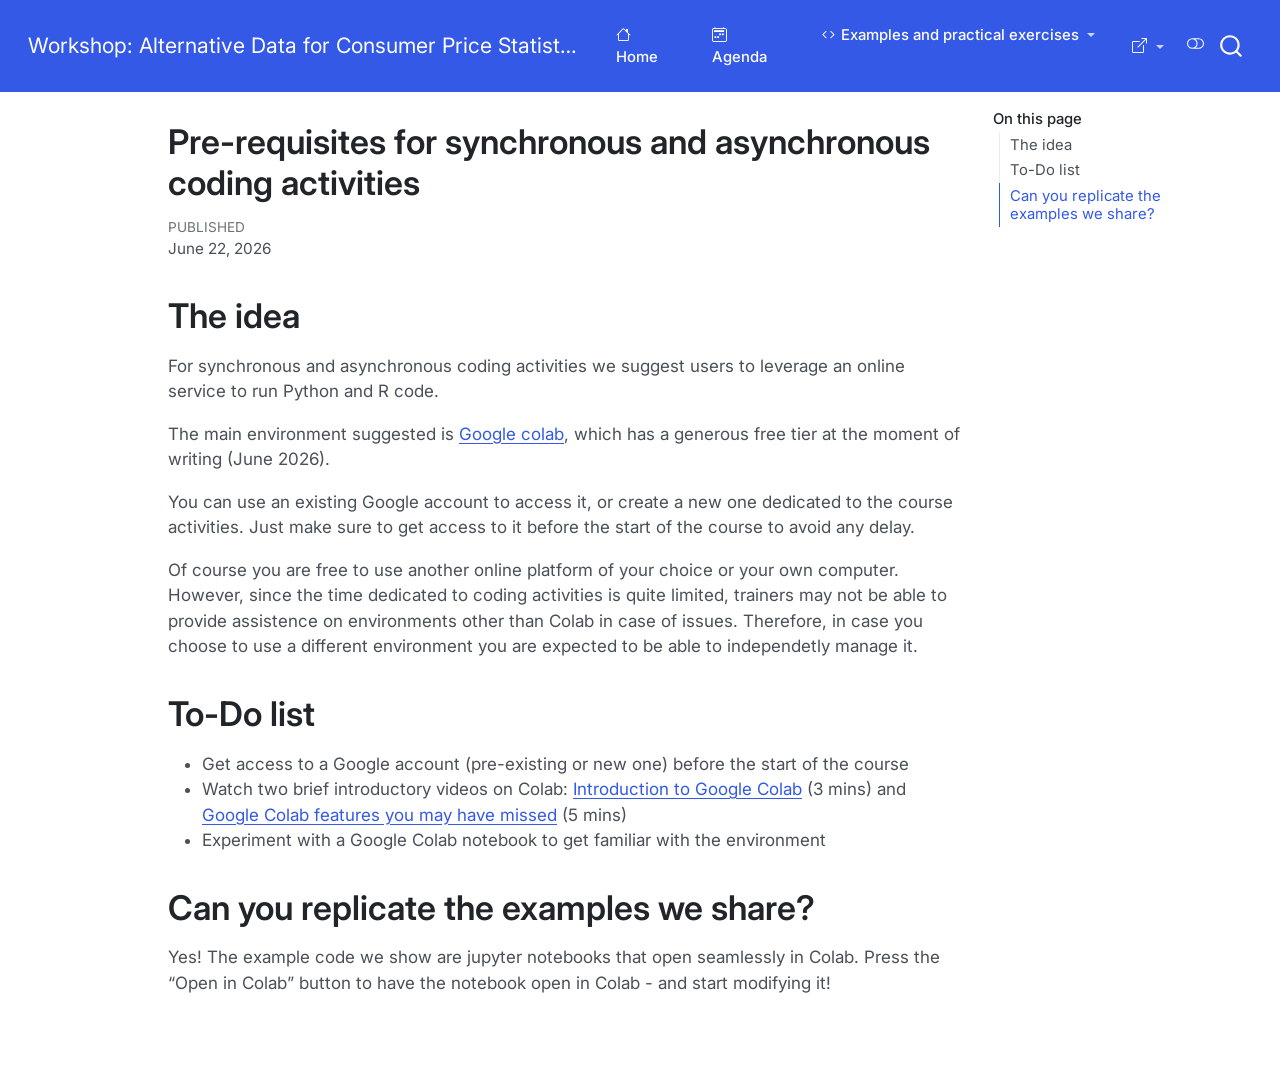
<file: content/pre-reqs.html>
<!DOCTYPE html>
<html xmlns="http://www.w3.org/1999/xhtml" lang="en" xml:lang="en"><head>

<meta charset="utf-8">
<meta name="generator" content="quarto-1.9.38">

<meta name="viewport" content="width=device-width, initial-scale=1.0, user-scalable=yes">

<meta name="dcterms.date" content="2026-06-22">

<title>Pre-requisites for synchronous and asynchronous coding activities – Brazil Workshop on the use of Alternative Data Sources for Consumer Price Statistics</title>
<style>
/* Default styles provided by pandoc.
** See https://pandoc.org/MANUAL.html#variables-for-html for config info.
*/
code{white-space: pre-wrap;}
span.smallcaps{font-variant: small-caps;}
div.columns{display: flex; gap: min(4vw, 1.5em);}
div.column{flex: auto; overflow-x: auto;}
div.hanging-indent{margin-left: 1.5em; text-indent: -1.5em;}
ul.task-list{list-style: none;}
ul.task-list li input[type="checkbox"] {
  width: 0.8em;
  margin: 0 0.8em 0.2em -1em; /* quarto-specific, see https://github.com/quarto-dev/quarto-cli/issues/4556 */ 
  vertical-align: middle;
}
</style>


<script src="../site_libs/quarto-nav/quarto-nav.js"></script>
<script src="../site_libs/quarto-nav/headroom.min.js"></script>
<script src="../site_libs/clipboard/clipboard.min.js"></script>
<script src="../site_libs/quarto-search/autocomplete.umd.js"></script>
<script src="../site_libs/quarto-search/fuse.min.js"></script>
<script src="../site_libs/quarto-search/quarto-search.js"></script>
<meta name="quarto:offset" content="../">
<link href="../content/images/logo.png" rel="icon" type="image/png">
<script src="../site_libs/quarto-html/quarto.js" type="module"></script>
<script src="../site_libs/quarto-html/tabsets/tabsets.js" type="module"></script>
<script src="../site_libs/quarto-html/popper.min.js"></script>
<script src="../site_libs/quarto-html/tippy.umd.min.js"></script>
<script src="../site_libs/quarto-html/anchor.min.js"></script>
<link href="../site_libs/quarto-html/tippy.css" rel="stylesheet">
<link href="../site_libs/quarto-html/quarto-syntax-highlighting-15634bcf2e68342d4ad2dfa704d543f6.css" rel="stylesheet" class="quarto-color-scheme" id="quarto-text-highlighting-styles">
<link href="../site_libs/quarto-html/quarto-syntax-highlighting-dark-0a6b7249c26820e032cb0bd839ff02b1.css" rel="stylesheet" class="quarto-color-scheme quarto-color-alternate" id="quarto-text-highlighting-styles">
<link href="../site_libs/quarto-html/quarto-syntax-highlighting-15634bcf2e68342d4ad2dfa704d543f6.css" rel="stylesheet" class="quarto-color-scheme-extra" id="quarto-text-highlighting-styles">
<script src="../site_libs/bootstrap/bootstrap.min.js"></script>
<link href="../site_libs/bootstrap/bootstrap-icons.css" rel="stylesheet">
<link href="../site_libs/bootstrap/bootstrap-6e0638500e9af3b80b177038922ca27c.min.css" rel="stylesheet" append-hash="true" class="quarto-color-scheme" id="quarto-bootstrap" data-mode="light">
<link href="../site_libs/bootstrap/bootstrap-dark-7b84171a97f60f0743251b36c2f6c380.min.css" rel="stylesheet" append-hash="true" class="quarto-color-scheme quarto-color-alternate" id="quarto-bootstrap" data-mode="dark">
<link href="../site_libs/bootstrap/bootstrap-6e0638500e9af3b80b177038922ca27c.min.css" rel="stylesheet" append-hash="true" class="quarto-color-scheme-extra" id="quarto-bootstrap" data-mode="light">
<script id="quarto-search-options" type="application/json">{
  "location": "navbar",
  "copy-button": false,
  "collapse-after": 3,
  "panel-placement": "end",
  "type": "overlay",
  "limit": 50,
  "keyboard-shortcut": [
    "f",
    "/",
    "s"
  ],
  "show-item-context": false,
  "language": {
    "search-no-results-text": "No results",
    "search-matching-documents-text": "matching documents",
    "search-copy-link-title": "Copy link to search",
    "search-hide-matches-text": "Hide additional matches",
    "search-more-match-text": "more match in this document",
    "search-more-matches-text": "more matches in this document",
    "search-clear-button-title": "Clear",
    "search-text-placeholder": "",
    "search-detached-cancel-button-title": "Cancel",
    "search-submit-button-title": "Submit",
    "search-label": "Search"
  }
}</script>


</head>

<body class="nav-fixed quarto-light"><script id="quarto-html-before-body" type="application/javascript">
    const toggleBodyColorMode = (bsSheetEl) => {
      const mode = bsSheetEl.getAttribute("data-mode");
      const bodyEl = window.document.querySelector("body");
      if (mode === "dark") {
        bodyEl.classList.add("quarto-dark");
        bodyEl.classList.remove("quarto-light");
      } else {
        bodyEl.classList.add("quarto-light");
        bodyEl.classList.remove("quarto-dark");
      }
    }
    const toggleBodyColorPrimary = () => {
      const bsSheetEl = window.document.querySelector("link#quarto-bootstrap:not([rel=disabled-stylesheet])");
      if (bsSheetEl) {
        toggleBodyColorMode(bsSheetEl);
      }
    }
    const setColorSchemeToggle = (alternate) => {
      const toggles = window.document.querySelectorAll('.quarto-color-scheme-toggle');
      for (let i=0; i < toggles.length; i++) {
        const toggle = toggles[i];
        if (toggle) {
          if (alternate) {
            toggle.classList.add("alternate");
          } else {
            toggle.classList.remove("alternate");
          }
        }
      }
    };
    const toggleColorMode = (alternate) => {
      // Switch the stylesheets
      const primaryStylesheets = window.document.querySelectorAll('link.quarto-color-scheme:not(.quarto-color-alternate)');
      const alternateStylesheets = window.document.querySelectorAll('link.quarto-color-scheme.quarto-color-alternate');
      manageTransitions('#quarto-margin-sidebar .nav-link', false);
      if (alternate) {
        // note: dark is layered on light, we don't disable primary!
        enableStylesheet(alternateStylesheets);
        for (const sheetNode of alternateStylesheets) {
          if (sheetNode.id === "quarto-bootstrap") {
            toggleBodyColorMode(sheetNode);
          }
        }
      } else {
        disableStylesheet(alternateStylesheets);
        enableStylesheet(primaryStylesheets)
        toggleBodyColorPrimary();
      }
      manageTransitions('#quarto-margin-sidebar .nav-link', true);
      // Switch the toggles
      setColorSchemeToggle(alternate)
      // Hack to workaround the fact that safari doesn't
      // properly recolor the scrollbar when toggling (#1455)
      if (navigator.userAgent.indexOf('Safari') > 0 && navigator.userAgent.indexOf('Chrome') == -1) {
        manageTransitions("body", false);
        window.scrollTo(0, 1);
        setTimeout(() => {
          window.scrollTo(0, 0);
          manageTransitions("body", true);
        }, 40);
      }
    }
    const disableStylesheet = (stylesheets) => {
      for (let i=0; i < stylesheets.length; i++) {
        const stylesheet = stylesheets[i];
        stylesheet.rel = 'disabled-stylesheet';
      }
    }
    const enableStylesheet = (stylesheets) => {
      for (let i=0; i < stylesheets.length; i++) {
        const stylesheet = stylesheets[i];
        if(stylesheet.rel !== 'stylesheet') { // for Chrome, which will still FOUC without this check
          stylesheet.rel = 'stylesheet';
        }
      }
    }
    const manageTransitions = (selector, allowTransitions) => {
      const els = window.document.querySelectorAll(selector);
      for (let i=0; i < els.length; i++) {
        const el = els[i];
        if (allowTransitions) {
          el.classList.remove('notransition');
        } else {
          el.classList.add('notransition');
        }
      }
    }
    const isFileUrl = () => {
      return window.location.protocol === 'file:';
    }
    const hasAlternateSentinel = () => {
      let styleSentinel = getColorSchemeSentinel();
      if (styleSentinel !== null) {
        return styleSentinel === "alternate";
      } else {
        return false;
      }
    }
    const setStyleSentinel = (alternate) => {
      const value = alternate ? "alternate" : "default";
      if (!isFileUrl()) {
        window.localStorage.setItem("quarto-color-scheme", value);
      } else {
        localAlternateSentinel = value;
      }
    }
    const getColorSchemeSentinel = () => {
      if (!isFileUrl()) {
        const storageValue = window.localStorage.getItem("quarto-color-scheme");
        return storageValue != null ? storageValue : localAlternateSentinel;
      } else {
        return localAlternateSentinel;
      }
    }
    const toggleGiscusIfUsed = (isAlternate, darkModeDefault) => {
      const baseTheme = document.querySelector('#giscus-base-theme')?.value ?? 'light';
      const alternateTheme = document.querySelector('#giscus-alt-theme')?.value ?? 'dark';
      let newTheme = '';
      if(authorPrefersDark) {
        newTheme = isAlternate ? baseTheme : alternateTheme;
      } else {
        newTheme = isAlternate ? alternateTheme : baseTheme;
      }
      const changeGiscusTheme = () => {
        // From: https://github.com/giscus/giscus/issues/336
        const sendMessage = (message) => {
          const iframe = document.querySelector('iframe.giscus-frame');
          if (!iframe) return;
          iframe.contentWindow.postMessage({ giscus: message }, 'https://giscus.app');
        }
        sendMessage({
          setConfig: {
            theme: newTheme
          }
        });
      }
      const isGiscussLoaded = window.document.querySelector('iframe.giscus-frame') !== null;
      if (isGiscussLoaded) {
        changeGiscusTheme();
      }
    };
    const authorPrefersDark = false;
    const darkModeDefault = authorPrefersDark;
      document.querySelector('link#quarto-text-highlighting-styles.quarto-color-scheme-extra').rel = 'disabled-stylesheet';
      document.querySelector('link#quarto-bootstrap.quarto-color-scheme-extra').rel = 'disabled-stylesheet';
    let localAlternateSentinel = darkModeDefault ? 'alternate' : 'default';
    // Dark / light mode switch
    window.quartoToggleColorScheme = () => {
      // Read the current dark / light value
      let toAlternate = !hasAlternateSentinel();
      toggleColorMode(toAlternate);
      setStyleSentinel(toAlternate);
      toggleGiscusIfUsed(toAlternate, darkModeDefault);
      window.dispatchEvent(new Event('resize'));
    };
    // Switch to dark mode if need be
    if (hasAlternateSentinel()) {
      toggleColorMode(true);
    } else {
      toggleColorMode(false);
    }
  </script>

<div id="quarto-search-results"></div>
  <header id="quarto-header" class="headroom fixed-top">
    <nav class="navbar navbar-expand-lg " data-bs-theme="dark">
      <div class="navbar-container container-fluid">
      <div class="navbar-brand-container mx-auto">
    <a class="navbar-brand" href="../index.html">
    <span class="navbar-title">Workshop: Alternative Data for Consumer Price Statistics</span>
    </a>
  </div>
            <div id="quarto-search" class="" title="Search"></div>
          <button class="navbar-toggler" type="button" data-bs-toggle="collapse" data-bs-target="#navbarCollapse" aria-controls="navbarCollapse" role="menu" aria-expanded="false" aria-label="Toggle navigation" onclick="if (window.quartoToggleHeadroom) { window.quartoToggleHeadroom(); }">
  <span class="navbar-toggler-icon"></span>
</button>
          <div class="collapse navbar-collapse" id="navbarCollapse">
            <ul class="navbar-nav navbar-nav-scroll me-auto">
  <li class="nav-item">
    <a class="nav-link" href="../index.html"> <i class="bi bi-house" role="img">
</i> 
<span class="menu-text">Home</span></a>
  </li>  
  <li class="nav-item">
    <a class="nav-link" href="../content/agenda.html"> <i class="bi bi-calendar2-week" role="img">
</i> 
<span class="menu-text">Agenda</span></a>
  </li>  
  <li class="nav-item dropdown ">
    <a class="nav-link dropdown-toggle" href="#" id="nav-menu-examples-and-practical-exercises" role="link" data-bs-toggle="dropdown" aria-expanded="false">
      <i class="bi bi-code" role="img">
</i> 
 <span class="menu-text">Examples and practical exercises</span>
    </a>
    <ul class="dropdown-menu" aria-labelledby="nav-menu-examples-and-practical-exercises">    
        <li>
    <a class="dropdown-item" href="../notebooks/data-prep-cleaning-classification.html">
 <span class="dropdown-text">Data preparation, cleaning, and classification</span></a>
  </li>  
        <li>
    <a class="dropdown-item" href="../notebooks/index_calculation_Python.html">
 <span class="dropdown-text">Index Calculation in Python</span></a>
  </li>  
        <li>
    <a class="dropdown-item" href="../notebooks/Index_Calculation_in_R.html">
 <span class="dropdown-text">Index Calculation in R</span></a>
  </li>  
        <li><hr class="dropdown-divider"></li>
        <li>
    <a class="dropdown-item" href="../content/multilateral_examples.html">
 <span class="dropdown-text">Tools and packages for price indices</span></a>
  </li>  
        <li><hr class="dropdown-divider"></li>
        <li>
    <a class="dropdown-item" href="../content/pre-reqs.html">
 <span class="dropdown-text">Pre-requisites for synchronous and asynchronous coding activities</span></a>
  </li>  
        <li>
    <a class="dropdown-item" href="../notebooks/Index_Calculation_Exercises_in_R.html">
 <span class="dropdown-text">Index Calculation exercices in R</span></a>
  </li>  
        <li>
    <a class="dropdown-item" href="../notebooks/Index_Calculation_Exercises_Solutions_in_R.html">
 <span class="dropdown-text">Index Calculation exercises and solutions in R</span></a>
  </li>  
        <li>
    <a class="dropdown-item" href="../notebooks/index_calculation_exercises_Python.html">
 <span class="dropdown-text">Index Calculation exercises in Python</span></a>
  </li>  
        <li>
    <a class="dropdown-item" href="../notebooks/index_calculation_exercises_solutions_Python.html">
 <span class="dropdown-text">Index Calculation exercises with solutions in Python</span></a>
  </li>  
    </ul>
  </li>
</ul>
            <ul class="navbar-nav navbar-nav-scroll ms-auto">
  <li class="nav-item dropdown ">
    <a class="nav-link dropdown-toggle" href="#" id="nav-menu-bi-box-arrow-up-right" role="link" data-bs-toggle="dropdown" aria-expanded="false">
      <i class="bi bi-box-arrow-up-right" role="img">
</i> 
 <span class="menu-text"></span>
    </a>
    <ul class="dropdown-menu dropdown-menu-end" aria-labelledby="nav-menu-bi-box-arrow-up-right">    
        <li>
    <a class="dropdown-item" href="https://unstats.un.org/bigdata/task-teams/scanner/index.cshtml">
 <span class="dropdown-text">Read about the UN Task Team for Scanner Data</span></a>
  </li>  
        <li>
    <a class="dropdown-item" href="https://unstats.un.org/wiki/display/GWGSD/Handbook+on+utilising+new+data+sources+in+the+production+of+consumer+price+statistics">
 <span class="dropdown-text">Read the UN Task Team e-handbook on Utilising Alternative Data Sources</span></a>
  </li>  
        <li>
    <a class="dropdown-item" href="https://www.imf.org/en/data/statistics/cpi-manual">
 <span class="dropdown-text">Check out the 2020 CPI Manual and related resources on the IMF’s website</span></a>
  </li>  
        <li>
    <a class="dropdown-item" href="https://un-task-team-for-scanner-data.github.io/price-stats-data-catalogue/">
 <span class="dropdown-text">Checkout the Price Statistics Open Data Catalogue</span></a>
  </li>  
        <li>
    <a class="dropdown-item" href="https://un-task-team-for-scanner-data.github.io/reproducibility-project/docs/">
 <span class="dropdown-text">See guidance on making your Price Statistics research reproducible</span></a>
  </li>  
    </ul>
  </li>
</ul>
          </div> <!-- /navcollapse -->
            <div class="quarto-navbar-tools">
  <a href="" class="quarto-color-scheme-toggle quarto-navigation-tool  px-1" onclick="window.quartoToggleColorScheme(); return false;" title="Toggle dark mode"><i class="bi"></i></a>
</div>
      </div> <!-- /container-fluid -->
    </nav>
</header>
<!-- content -->
<div id="quarto-content" class="quarto-container page-columns page-rows-contents page-layout-article page-navbar">
<!-- sidebar -->
<!-- margin-sidebar -->
    <div id="quarto-margin-sidebar" class="sidebar margin-sidebar">
        <nav id="TOC" role="doc-toc" class="toc-active" data-toc-expanded="2">
    <h2 id="toc-title">On this page</h2>
   
  <ul>
  <li><a href="#the-idea" id="toc-the-idea" class="nav-link active" data-scroll-target="#the-idea">The idea</a></li>
  <li><a href="#to-do-list" id="toc-to-do-list" class="nav-link" data-scroll-target="#to-do-list">To-Do list</a></li>
  <li><a href="#can-you-replicate-the-examples-we-share" id="toc-can-you-replicate-the-examples-we-share" class="nav-link" data-scroll-target="#can-you-replicate-the-examples-we-share">Can you replicate the examples we share?</a></li>
  </ul>
</nav>
    </div>
<!-- main -->
<main class="content" id="quarto-document-content">


<header id="title-block-header" class="quarto-title-block default">
<div class="quarto-title">
<h1 class="title">Pre-requisites for synchronous and asynchronous coding activities</h1>
</div>



<div class="quarto-title-meta">

    
    <div>
    <div class="quarto-title-meta-heading">Published</div>
    <div class="quarto-title-meta-contents">
      <p class="date">June 22, 2026</p>
    </div>
  </div>
  
    
  </div>
  


</header>


<section id="the-idea" class="level1">
<h1>The idea</h1>
<p>For synchronous and asynchronous coding activities we suggest users to leverage an online service to run Python and R code.</p>
<p>The main environment suggested is <a href="https://colab.research.google.com/">Google colab</a>, which has a generous free tier at the moment of writing (June 2026).</p>
<p>You can use an existing Google account to access it, or create a new one dedicated to the course activities. Just make sure to get access to it before the start of the course to avoid any delay.</p>
<p>Of course you are free to use another online platform of your choice or your own computer. However, since the time dedicated to coding activities is quite limited, trainers may not be able to provide assistence on environments other than Colab in case of issues. Therefore, in case you choose to use a different environment you are expected to be able to independetly manage it.</p>
</section>
<section id="to-do-list" class="level1">
<h1>To-Do list</h1>
<ul>
<li>Get access to a Google account (pre-existing or new one) before the start of the course</li>
<li>Watch two brief introductory videos on Colab: <a href="https://www.youtube.com/watch?v=inN8seMm7UI">Introduction to Google Colab</a> (3 mins) and <a href="https://www.youtube.com/watch?v=rNgswRZ2C1Y">Google Colab features you may have missed</a> (5 mins)</li>
<li>Experiment with a Google Colab notebook to get familiar with the environment</li>
</ul>
</section>
<section id="can-you-replicate-the-examples-we-share" class="level1">
<h1>Can you replicate the examples we share?</h1>
<p>Yes! The example code we show are jupyter notebooks that open seamlessly in Colab. Press the “Open in Colab” button to have the notebook open in Colab - and start modifying it!</p>


</section>

<a onclick="window.scrollTo(0, 0); return false;" role="button" id="quarto-back-to-top"><i class="bi bi-arrow-up"></i> Back to top</a></main> <!-- /main -->
<script id="quarto-html-after-body" type="application/javascript">
  window.document.addEventListener("DOMContentLoaded", function (event) {
    // Ensure there is a toggle, if there isn't float one in the top right
    if (window.document.querySelector('.quarto-color-scheme-toggle') === null) {
      const a = window.document.createElement('a');
      a.classList.add('top-right');
      a.classList.add('quarto-color-scheme-toggle');
      a.href = "";
      a.onclick = function() { try { window.quartoToggleColorScheme(); } catch {} return false; };
      const i = window.document.createElement("i");
      i.classList.add('bi');
      a.appendChild(i);
      window.document.body.appendChild(a);
    }
    setColorSchemeToggle(hasAlternateSentinel())
    const icon = "";
    const anchorJS = new window.AnchorJS();
    anchorJS.options = {
      placement: 'right',
      icon: icon
    };
    anchorJS.add('.anchored');
    const isCodeAnnotation = (el) => {
      for (const clz of el.classList) {
        if (clz.startsWith('code-annotation-')) {                     
          return true;
        }
      }
      return false;
    }
    const onCopySuccess = function(e) {
      // button target
      const button = e.trigger;
      // don't keep focus
      button.blur();
      // flash "checked"
      button.classList.add('code-copy-button-checked');
      var currentTitle = button.getAttribute("title");
      button.setAttribute("title", "Copied!");
      let tooltip;
      if (window.bootstrap) {
        button.setAttribute("data-bs-toggle", "tooltip");
        button.setAttribute("data-bs-placement", "left");
        button.setAttribute("data-bs-title", "Copied!");
        tooltip = new bootstrap.Tooltip(button, 
          { trigger: "manual", 
            customClass: "code-copy-button-tooltip",
            offset: [0, -8]});
        tooltip.show();    
      }
      setTimeout(function() {
        if (tooltip) {
          tooltip.hide();
          button.removeAttribute("data-bs-title");
          button.removeAttribute("data-bs-toggle");
          button.removeAttribute("data-bs-placement");
        }
        button.setAttribute("title", currentTitle);
        button.classList.remove('code-copy-button-checked');
      }, 1000);
      // clear code selection
      e.clearSelection();
    }
    const getTextToCopy = function(trigger) {
      const outerScaffold = trigger.parentElement.cloneNode(true);
      const codeEl = outerScaffold.querySelector('code');
      for (const childEl of codeEl.children) {
        if (isCodeAnnotation(childEl)) {
          childEl.remove();
        }
      }
      return codeEl.innerText;
    }
    const clipboard = new window.ClipboardJS('.code-copy-button:not([data-in-quarto-modal])', {
      text: getTextToCopy
    });
    clipboard.on('success', onCopySuccess);
    if (window.document.getElementById('quarto-embedded-source-code-modal')) {
      const clipboardModal = new window.ClipboardJS('.code-copy-button[data-in-quarto-modal]', {
        text: getTextToCopy,
        container: window.document.getElementById('quarto-embedded-source-code-modal')
      });
      clipboardModal.on('success', onCopySuccess);
    }
      var localhostRegex = new RegExp(/^(?:http|https):\/\/localhost\:?[0-9]*\//);
      var mailtoRegex = new RegExp(/^mailto:/);
        var filterRegex = new RegExp("https:\/\/UN-Task-Team-for-Scanner-Data\.github\.io\/brazil-workshop-on-use-of-ads\/");
      var isInternal = (href) => {
          return filterRegex.test(href) || localhostRegex.test(href) || mailtoRegex.test(href);
      }
      // Inspect non-navigation links and adorn them if external
     var links = window.document.querySelectorAll('a[href]:not(.nav-link):not(.navbar-brand):not(.toc-action):not(.sidebar-link):not(.sidebar-item-toggle):not(.pagination-link):not(.no-external):not([aria-hidden]):not(.dropdown-item):not(.quarto-navigation-tool):not(.about-link)');
      for (var i=0; i<links.length; i++) {
        const link = links[i];
        if (!isInternal(link.href)) {
          // undo the damage that might have been done by quarto-nav.js in the case of
          // links that we want to consider external
          if (link.dataset.originalHref !== undefined) {
            link.href = link.dataset.originalHref;
          }
        }
      }
    function tippyHover(el, contentFn, onTriggerFn, onUntriggerFn) {
      const config = {
        allowHTML: true,
        maxWidth: 500,
        delay: 100,
        arrow: false,
        appendTo: function(el) {
            return el.parentElement;
        },
        interactive: true,
        interactiveBorder: 10,
        theme: 'quarto',
        placement: 'bottom-start',
      };
      if (contentFn) {
        config.content = contentFn;
      }
      if (onTriggerFn) {
        config.onTrigger = onTriggerFn;
      }
      if (onUntriggerFn) {
        config.onUntrigger = onUntriggerFn;
      }
      window.tippy(el, config); 
    }
    const noterefs = window.document.querySelectorAll('a[role="doc-noteref"]');
    for (var i=0; i<noterefs.length; i++) {
      const ref = noterefs[i];
      tippyHover(ref, function() {
        // use id or data attribute instead here
        let href = ref.getAttribute('data-footnote-href') || ref.getAttribute('href');
        try { href = new URL(href).hash; } catch {}
        const id = href.replace(/^#\/?/, "");
        const note = window.document.getElementById(id);
        if (note) {
          return note.innerHTML;
        } else {
          return "";
        }
      });
    }
    const xrefs = window.document.querySelectorAll('a.quarto-xref');
    const processXRef = (id, note) => {
      // Strip column container classes
      const stripColumnClz = (el) => {
        el.classList.remove("page-full", "page-columns");
        if (el.children) {
          for (const child of el.children) {
            stripColumnClz(child);
          }
        }
      }
      stripColumnClz(note)
      if (id === null || id.startsWith('sec-')) {
        // Special case sections, only their first couple elements
        const container = document.createElement("div");
        if (note.children && note.children.length > 2) {
          container.appendChild(note.children[0].cloneNode(true));
          for (let i = 1; i < note.children.length; i++) {
            const child = note.children[i];
            if (child.tagName === "P" && child.innerText === "") {
              continue;
            } else {
              container.appendChild(child.cloneNode(true));
              break;
            }
          }
          if (window.Quarto?.typesetMath) {
            window.Quarto.typesetMath(container);
          }
          return container.innerHTML
        } else {
          if (window.Quarto?.typesetMath) {
            window.Quarto.typesetMath(note);
          }
          return note.innerHTML;
        }
      } else {
        // Remove any anchor links if they are present
        const anchorLink = note.querySelector('a.anchorjs-link');
        if (anchorLink) {
          anchorLink.remove();
        }
        if (window.Quarto?.typesetMath) {
          window.Quarto.typesetMath(note);
        }
        if (note.classList.contains("callout")) {
          return note.outerHTML;
        } else {
          return note.innerHTML;
        }
      }
    }
    for (var i=0; i<xrefs.length; i++) {
      const xref = xrefs[i];
      tippyHover(xref, undefined, function(instance) {
        instance.disable();
        let url = xref.getAttribute('href');
        let hash = undefined; 
        if (url.startsWith('#')) {
          hash = url;
        } else {
          try { hash = new URL(url).hash; } catch {}
        }
        if (hash) {
          const id = hash.replace(/^#\/?/, "");
          const note = window.document.getElementById(id);
          if (note !== null) {
            try {
              const html = processXRef(id, note.cloneNode(true));
              instance.setContent(html);
            } finally {
              instance.enable();
              instance.show();
            }
          } else {
            // See if we can fetch this
            fetch(url.split('#')[0])
            .then(res => res.text())
            .then(html => {
              const parser = new DOMParser();
              const htmlDoc = parser.parseFromString(html, "text/html");
              const note = htmlDoc.getElementById(id);
              if (note !== null) {
                const html = processXRef(id, note);
                instance.setContent(html);
              } 
            }).finally(() => {
              instance.enable();
              instance.show();
            });
          }
        } else {
          // See if we can fetch a full url (with no hash to target)
          // This is a special case and we should probably do some content thinning / targeting
          fetch(url)
          .then(res => res.text())
          .then(html => {
            const parser = new DOMParser();
            const htmlDoc = parser.parseFromString(html, "text/html");
            const note = htmlDoc.querySelector('main.content');
            if (note !== null) {
              // This should only happen for chapter cross references
              // (since there is no id in the URL)
              // remove the first header
              if (note.children.length > 0 && note.children[0].tagName === "HEADER") {
                note.children[0].remove();
              }
              const html = processXRef(null, note);
              instance.setContent(html);
            } 
          }).finally(() => {
            instance.enable();
            instance.show();
          });
        }
      }, function(instance) {
      });
    }
        let selectedAnnoteEl;
        const selectorForAnnotation = ( cell, annotation) => {
          let cellAttr = 'data-code-cell="' + cell + '"';
          let lineAttr = 'data-code-annotation="' +  annotation + '"';
          const selector = 'span[' + cellAttr + '][' + lineAttr + ']';
          return selector;
        }
        const selectCodeLines = (annoteEl) => {
          const doc = window.document;
          const targetCell = annoteEl.getAttribute("data-target-cell");
          const targetAnnotation = annoteEl.getAttribute("data-target-annotation");
          const annoteSpan = window.document.querySelector(selectorForAnnotation(targetCell, targetAnnotation));
          const lines = annoteSpan.getAttribute("data-code-lines").split(",");
          const lineIds = lines.map((line) => {
            return targetCell + "-" + line;
          })
          let top = null;
          let height = null;
          let parent = null;
          if (lineIds.length > 0) {
              //compute the position of the single el (top and bottom and make a div)
              const el = window.document.getElementById(lineIds[0]);
              top = el.offsetTop;
              height = el.offsetHeight;
              parent = el.parentElement.parentElement;
            if (lineIds.length > 1) {
              const lastEl = window.document.getElementById(lineIds[lineIds.length - 1]);
              const bottom = lastEl.offsetTop + lastEl.offsetHeight;
              height = bottom - top;
            }
            if (top !== null && height !== null && parent !== null) {
              // cook up a div (if necessary) and position it 
              let div = window.document.getElementById("code-annotation-line-highlight");
              if (div === null) {
                div = window.document.createElement("div");
                div.setAttribute("id", "code-annotation-line-highlight");
                div.style.position = 'absolute';
                parent.appendChild(div);
              }
              div.style.top = top - 2 + "px";
              div.style.height = height + 4 + "px";
              div.style.left = 0;
              let gutterDiv = window.document.getElementById("code-annotation-line-highlight-gutter");
              if (gutterDiv === null) {
                gutterDiv = window.document.createElement("div");
                gutterDiv.setAttribute("id", "code-annotation-line-highlight-gutter");
                gutterDiv.style.position = 'absolute';
                const codeCell = window.document.getElementById(targetCell);
                const gutter = codeCell.querySelector('.code-annotation-gutter');
                gutter.appendChild(gutterDiv);
              }
              gutterDiv.style.top = top - 2 + "px";
              gutterDiv.style.height = height + 4 + "px";
            }
            selectedAnnoteEl = annoteEl;
          }
        };
        const unselectCodeLines = () => {
          const elementsIds = ["code-annotation-line-highlight", "code-annotation-line-highlight-gutter"];
          elementsIds.forEach((elId) => {
            const div = window.document.getElementById(elId);
            if (div) {
              div.remove();
            }
          });
          selectedAnnoteEl = undefined;
        };
          // Handle positioning of the toggle
      window.addEventListener(
        "resize",
        throttle(() => {
          elRect = undefined;
          if (selectedAnnoteEl) {
            selectCodeLines(selectedAnnoteEl);
          }
        }, 10)
      );
      function throttle(fn, ms) {
      let throttle = false;
      let timer;
        return (...args) => {
          if(!throttle) { // first call gets through
              fn.apply(this, args);
              throttle = true;
          } else { // all the others get throttled
              if(timer) clearTimeout(timer); // cancel #2
              timer = setTimeout(() => {
                fn.apply(this, args);
                timer = throttle = false;
              }, ms);
          }
        };
      }
        // Attach click handler to the DT
        const annoteDls = window.document.querySelectorAll('dt[data-target-cell]');
        for (const annoteDlNode of annoteDls) {
          annoteDlNode.addEventListener('click', (event) => {
            const clickedEl = event.target;
            if (clickedEl !== selectedAnnoteEl) {
              unselectCodeLines();
              const activeEl = window.document.querySelector('dt[data-target-cell].code-annotation-active');
              if (activeEl) {
                activeEl.classList.remove('code-annotation-active');
              }
              selectCodeLines(clickedEl);
              clickedEl.classList.add('code-annotation-active');
            } else {
              // Unselect the line
              unselectCodeLines();
              clickedEl.classList.remove('code-annotation-active');
            }
          });
        }
    const findCites = (el) => {
      const parentEl = el.parentElement;
      if (parentEl) {
        const cites = parentEl.dataset.cites;
        if (cites) {
          return {
            el,
            cites: cites.split(' ')
          };
        } else {
          return findCites(el.parentElement)
        }
      } else {
        return undefined;
      }
    };
    var bibliorefs = window.document.querySelectorAll('a[role="doc-biblioref"]');
    for (var i=0; i<bibliorefs.length; i++) {
      const ref = bibliorefs[i];
      const citeInfo = findCites(ref);
      if (citeInfo) {
        tippyHover(citeInfo.el, function() {
          var popup = window.document.createElement('div');
          citeInfo.cites.forEach(function(cite) {
            var citeDiv = window.document.createElement('div');
            citeDiv.classList.add('hanging-indent');
            citeDiv.classList.add('csl-entry');
            var biblioDiv = window.document.getElementById('ref-' + cite);
            if (biblioDiv) {
              citeDiv.innerHTML = biblioDiv.innerHTML;
            }
            popup.appendChild(citeDiv);
          });
          return popup.innerHTML;
        });
      }
    }
  });
  </script>
</div> <!-- /content -->




</body></html>
</file>
<file: site_libs/quarto-html/tippy.css>
.tippy-box[data-animation=fade][data-state=hidden]{opacity:0}[data-tippy-root]{max-width:calc(100vw - 10px)}.tippy-box{position:relative;background-color:#333;color:#fff;border-radius:4px;font-size:14px;line-height:1.4;white-space:normal;outline:0;transition-property:transform,visibility,opacity}.tippy-box[data-placement^=top]>.tippy-arrow{bottom:0}.tippy-box[data-placement^=top]>.tippy-arrow:before{bottom:-7px;left:0;border-width:8px 8px 0;border-top-color:initial;transform-origin:center top}.tippy-box[data-placement^=bottom]>.tippy-arrow{top:0}.tippy-box[data-placement^=bottom]>.tippy-arrow:before{top:-7px;left:0;border-width:0 8px 8px;border-bottom-color:initial;transform-origin:center bottom}.tippy-box[data-placement^=left]>.tippy-arrow{right:0}.tippy-box[data-placement^=left]>.tippy-arrow:before{border-width:8px 0 8px 8px;border-left-color:initial;right:-7px;transform-origin:center left}.tippy-box[data-placement^=right]>.tippy-arrow{left:0}.tippy-box[data-placement^=right]>.tippy-arrow:before{left:-7px;border-width:8px 8px 8px 0;border-right-color:initial;transform-origin:center right}.tippy-box[data-inertia][data-state=visible]{transition-timing-function:cubic-bezier(.54,1.5,.38,1.11)}.tippy-arrow{width:16px;height:16px;color:#333}.tippy-arrow:before{content:"";position:absolute;border-color:transparent;border-style:solid}.tippy-content{position:relative;padding:5px 9px;z-index:1}
</file>
<file: site_libs/quarto-html/quarto-syntax-highlighting-15634bcf2e68342d4ad2dfa704d543f6.css>
/* quarto syntax highlight colors */
:root {
  --quarto-hl-ot-color: #003B4F;
  --quarto-hl-at-color: #657422;
  --quarto-hl-ss-color: #20794D;
  --quarto-hl-an-color: #5E5E5E;
  --quarto-hl-fu-color: #4758AB;
  --quarto-hl-st-color: #20794D;
  --quarto-hl-cf-color: #003B4F;
  --quarto-hl-op-color: #5E5E5E;
  --quarto-hl-er-color: #AD0000;
  --quarto-hl-bn-color: #AD0000;
  --quarto-hl-al-color: #AD0000;
  --quarto-hl-va-color: #111111;
  --quarto-hl-bu-color: inherit;
  --quarto-hl-ex-color: inherit;
  --quarto-hl-pp-color: #AD0000;
  --quarto-hl-in-color: #5E5E5E;
  --quarto-hl-vs-color: #20794D;
  --quarto-hl-wa-color: #5E5E5E;
  --quarto-hl-do-color: #5E5E5E;
  --quarto-hl-im-color: #00769E;
  --quarto-hl-ch-color: #20794D;
  --quarto-hl-dt-color: #AD0000;
  --quarto-hl-fl-color: #AD0000;
  --quarto-hl-co-color: #5E5E5E;
  --quarto-hl-cv-color: #5E5E5E;
  --quarto-hl-cn-color: #8f5902;
  --quarto-hl-sc-color: #5E5E5E;
  --quarto-hl-dv-color: #AD0000;
  --quarto-hl-kw-color: #003B4F;
}

/* other quarto variables */
:root {
  --quarto-font-monospace: SFMono-Regular, Menlo, Monaco, Consolas, "Liberation Mono", "Courier New", monospace;
}

/* syntax highlight based on Pandoc's rules */
pre > code.sourceCode > span {
  color: #003B4F;
}

code.sourceCode > span {
  color: #003B4F;
}

div.sourceCode,
div.sourceCode pre.sourceCode {
  color: #003B4F;
}

/* Normal */
code span {
  color: #003B4F;
}

/* Alert */
code span.al {
  color: #AD0000;
  font-style: inherit;
}

/* Annotation */
code span.an {
  color: #5E5E5E;
  font-style: inherit;
}

/* Attribute */
code span.at {
  color: #657422;
  font-style: inherit;
}

/* BaseN */
code span.bn {
  color: #AD0000;
  font-style: inherit;
}

/* BuiltIn */
code span.bu {
  font-style: inherit;
}

/* ControlFlow */
code span.cf {
  color: #003B4F;
  font-weight: bold;
  font-style: inherit;
}

/* Char */
code span.ch {
  color: #20794D;
  font-style: inherit;
}

/* Constant */
code span.cn {
  color: #8f5902;
  font-style: inherit;
}

/* Comment */
code span.co {
  color: #5E5E5E;
  font-style: inherit;
}

/* CommentVar */
code span.cv {
  color: #5E5E5E;
  font-style: italic;
}

/* Documentation */
code span.do {
  color: #5E5E5E;
  font-style: italic;
}

/* DataType */
code span.dt {
  color: #AD0000;
  font-style: inherit;
}

/* DecVal */
code span.dv {
  color: #AD0000;
  font-style: inherit;
}

/* Error */
code span.er {
  color: #AD0000;
  font-style: inherit;
}

/* Extension */
code span.ex {
  font-style: inherit;
}

/* Float */
code span.fl {
  color: #AD0000;
  font-style: inherit;
}

/* Function */
code span.fu {
  color: #4758AB;
  font-style: inherit;
}

/* Import */
code span.im {
  color: #00769E;
  font-style: inherit;
}

/* Information */
code span.in {
  color: #5E5E5E;
  font-style: inherit;
}

/* Keyword */
code span.kw {
  color: #003B4F;
  font-weight: bold;
  font-style: inherit;
}

/* Operator */
code span.op {
  color: #5E5E5E;
  font-style: inherit;
}

/* Other */
code span.ot {
  color: #003B4F;
  font-style: inherit;
}

/* Preprocessor */
code span.pp {
  color: #AD0000;
  font-style: inherit;
}

/* SpecialChar */
code span.sc {
  color: #5E5E5E;
  font-style: inherit;
}

/* SpecialString */
code span.ss {
  color: #20794D;
  font-style: inherit;
}

/* String */
code span.st {
  color: #20794D;
  font-style: inherit;
}

/* Variable */
code span.va {
  color: #111111;
  font-style: inherit;
}

/* VerbatimString */
code span.vs {
  color: #20794D;
  font-style: inherit;
}

/* Warning */
code span.wa {
  color: #5E5E5E;
  font-style: italic;
}

.prevent-inlining {
  content: "</";
}

/*# sourceMappingURL=f23921c56f73e400b49028c9186a1aa0.css.map */
</file>
<file: site_libs/quarto-html/quarto-syntax-highlighting-dark-0a6b7249c26820e032cb0bd839ff02b1.css>
/* quarto syntax highlight colors */
:root {
  --quarto-hl-al-color: #f07178;
  --quarto-hl-an-color: #d4d0ab;
  --quarto-hl-at-color: #00e0e0;
  --quarto-hl-bn-color: #d4d0ab;
  --quarto-hl-bu-color: #abe338;
  --quarto-hl-ch-color: #abe338;
  --quarto-hl-co-color: #f8f8f2;
  --quarto-hl-cv-color: #ffd700;
  --quarto-hl-cn-color: #ffd700;
  --quarto-hl-cf-color: #ffa07a;
  --quarto-hl-dt-color: #ffa07a;
  --quarto-hl-dv-color: #d4d0ab;
  --quarto-hl-do-color: #f8f8f2;
  --quarto-hl-er-color: #f07178;
  --quarto-hl-ex-color: #00e0e0;
  --quarto-hl-fl-color: #d4d0ab;
  --quarto-hl-fu-color: #ffa07a;
  --quarto-hl-im-color: #abe338;
  --quarto-hl-in-color: #d4d0ab;
  --quarto-hl-kw-color: #ffa07a;
  --quarto-hl-op-color: #ffa07a;
  --quarto-hl-ot-color: #00e0e0;
  --quarto-hl-pp-color: #dcc6e0;
  --quarto-hl-re-color: #00e0e0;
  --quarto-hl-sc-color: #abe338;
  --quarto-hl-ss-color: #abe338;
  --quarto-hl-st-color: #abe338;
  --quarto-hl-va-color: #00e0e0;
  --quarto-hl-vs-color: #abe338;
  --quarto-hl-wa-color: #dcc6e0;
}

/* other quarto variables */
:root {
  --quarto-font-monospace: SFMono-Regular, Menlo, Monaco, Consolas, "Liberation Mono", "Courier New", monospace;
}

/* syntax highlight based on Pandoc's rules */
pre > code.sourceCode > span {
  color: #f8f8f2;
}

code.sourceCode > span {
  color: #f8f8f2;
}

div.sourceCode,
div.sourceCode pre.sourceCode {
  color: #f8f8f2;
}

/* Normal */
code span {
  color: #f8f8f2;
}

/* Alert */
code span.al {
  color: #f07178;
}

/* Annotation */
code span.an {
  color: #d4d0ab;
}

/* Attribute */
code span.at {
  color: #00e0e0;
}

/* BaseN */
code span.bn {
  color: #d4d0ab;
}

/* BuiltIn */
code span.bu {
  color: #abe338;
}

/* ControlFlow */
code span.cf {
  font-weight: bold;
  color: #ffa07a;
}

/* Char */
code span.ch {
  color: #abe338;
}

/* Constant */
code span.cn {
  color: #ffd700;
}

/* Comment */
code span.co {
  font-style: italic;
  color: #f8f8f2;
}

/* CommentVar */
code span.cv {
  color: #ffd700;
}

/* Documentation */
code span.do {
  color: #f8f8f2;
}

/* DataType */
code span.dt {
  color: #ffa07a;
}

/* DecVal */
code span.dv {
  color: #d4d0ab;
}

/* Error */
code span.er {
  color: #f07178;
  text-decoration: underline;
}

/* Extension */
code span.ex {
  font-weight: bold;
  color: #00e0e0;
}

/* Float */
code span.fl {
  color: #d4d0ab;
}

/* Function */
code span.fu {
  color: #ffa07a;
}

/* Import */
code span.im {
  color: #abe338;
}

/* Information */
code span.in {
  color: #d4d0ab;
}

/* Keyword */
code span.kw {
  font-weight: bold;
  color: #ffa07a;
}

/* Operator */
code span.op {
  color: #ffa07a;
}

/* Other */
code span.ot {
  color: #00e0e0;
}

/* Preprocessor */
code span.pp {
  color: #dcc6e0;
}

/* RegionMarker */
code span.re {
  background-color: #f8f8f2;
  color: #00e0e0;
}

/* SpecialChar */
code span.sc {
  color: #abe338;
}

/* SpecialString */
code span.ss {
  color: #abe338;
}

/* String */
code span.st {
  color: #abe338;
}

/* Variable */
code span.va {
  color: #00e0e0;
}

/* VerbatimString */
code span.vs {
  color: #abe338;
}

/* Warning */
code span.wa {
  color: #dcc6e0;
}

.prevent-inlining {
  content: "</";
}

/*# sourceMappingURL=175367c052bafc98bd680af3479823f0.css.map */
</file>
